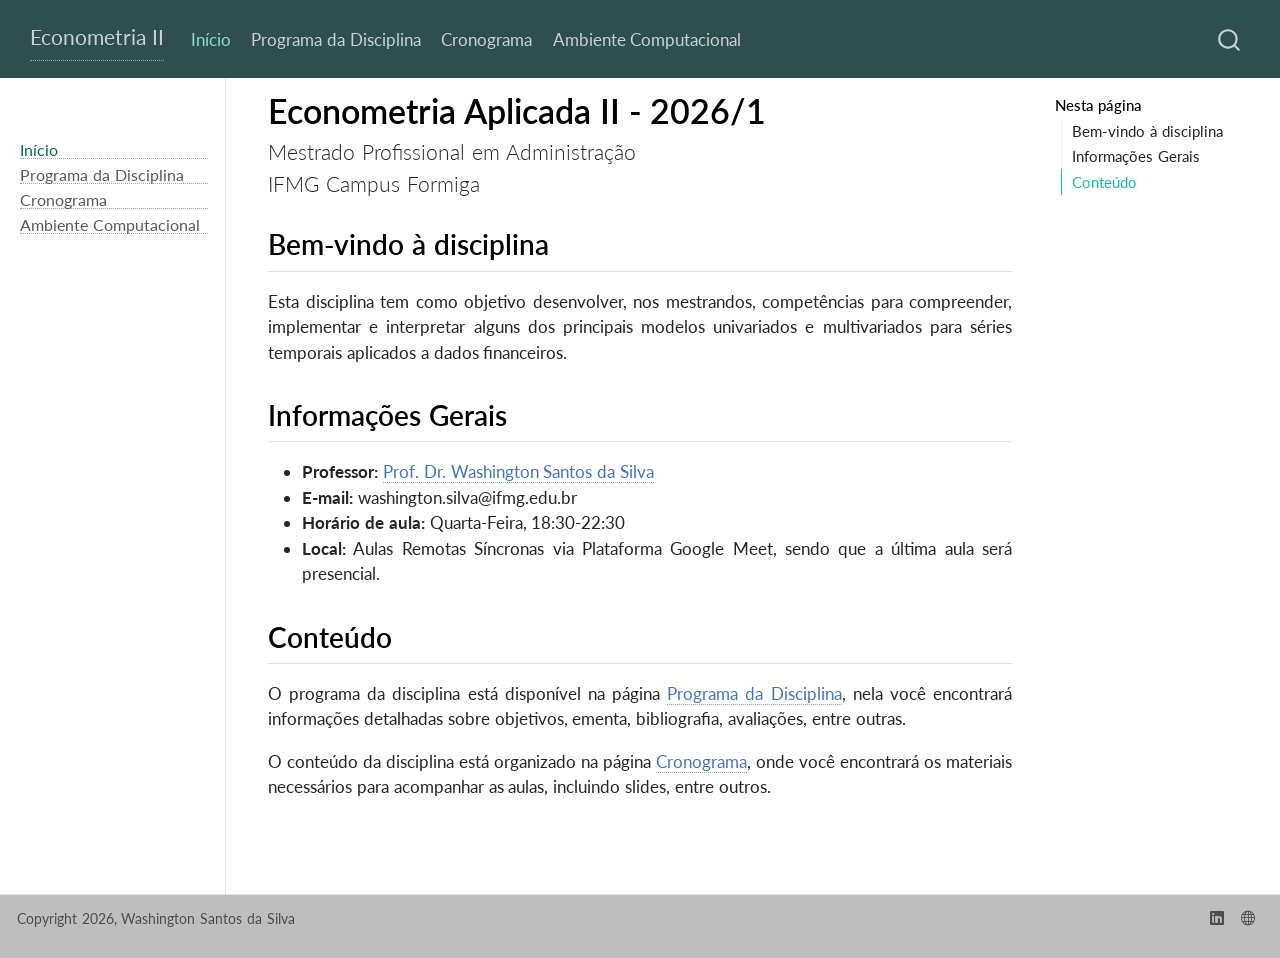
<file: docs/index.html>
<!DOCTYPE html>
<html xmlns="http://www.w3.org/1999/xhtml" lang="pt-BR" xml:lang="pt-BR"><head>

<meta charset="utf-8">
<meta name="generator" content="quarto-1.9.37">

<meta name="viewport" content="width=device-width, initial-scale=1.0, user-scalable=yes">


<title>Econometria Aplicada II - 2026/1 – Econometria II</title>
<style>
/* Default styles provided by pandoc.
** See https://pandoc.org/MANUAL.html#variables-for-html for config info.
*/
code{white-space: pre-wrap;}
span.smallcaps{font-variant: small-caps;}
div.columns{display: flex; gap: min(4vw, 1.5em);}
div.column{flex: auto; overflow-x: auto;}
div.hanging-indent{margin-left: 1.5em; text-indent: -1.5em;}
ul.task-list{list-style: none;}
ul.task-list li input[type="checkbox"] {
  width: 0.8em;
  margin: 0 0.8em 0.2em -1em; /* quarto-specific, see https://github.com/quarto-dev/quarto-cli/issues/4556 */ 
  vertical-align: middle;
}
</style>


<script src="site_libs/quarto-nav/quarto-nav.js"></script>
<script src="site_libs/quarto-nav/headroom.min.js"></script>
<script src="site_libs/clipboard/clipboard.min.js"></script>
<script src="site_libs/quarto-search/autocomplete.umd.js"></script>
<script src="site_libs/quarto-search/fuse.min.js"></script>
<script src="site_libs/quarto-search/quarto-search.js"></script>
<meta name="quarto:offset" content="./">
<script src="site_libs/quarto-html/quarto.js" type="module"></script>
<script src="site_libs/quarto-html/tabsets/tabsets.js" type="module"></script>
<script src="site_libs/quarto-html/popper.min.js"></script>
<script src="site_libs/quarto-html/tippy.umd.min.js"></script>
<script src="site_libs/quarto-html/anchor.min.js"></script>
<link href="site_libs/quarto-html/tippy.css" rel="stylesheet">
<link href="site_libs/quarto-html/quarto-syntax-highlighting-7f8f88aac4f3542376d5c11b86a4c14d.css" rel="stylesheet" id="quarto-text-highlighting-styles">
<script src="site_libs/bootstrap/bootstrap.min.js"></script>
<link href="site_libs/bootstrap/bootstrap-icons.css" rel="stylesheet">
<link href="site_libs/bootstrap/bootstrap-29c452ea2aaf194cecb342b1e8ba585b.min.css" rel="stylesheet" append-hash="true" id="quarto-bootstrap" data-mode="light">
<script id="quarto-search-options" type="application/json">{
  "location": "navbar",
  "copy-button": false,
  "collapse-after": 3,
  "panel-placement": "end",
  "type": "overlay",
  "limit": 50,
  "keyboard-shortcut": [
    "f",
    "/",
    "s"
  ],
  "show-item-context": false,
  "language": {
    "search-no-results-text": "Nenhum resultado",
    "search-matching-documents-text": "documentos correspondentes",
    "search-copy-link-title": "Copiar link para a busca",
    "search-hide-matches-text": "Esconder correspondências adicionais",
    "search-more-match-text": "mais correspondência neste documento",
    "search-more-matches-text": "mais correspondências neste documento",
    "search-clear-button-title": "Limpar",
    "search-text-placeholder": "",
    "search-detached-cancel-button-title": "Cancelar",
    "search-submit-button-title": "Enviar",
    "search-label": "Procurar"
  }
}</script>


<link rel="stylesheet" href="styles.css">
</head>

<body class="nav-sidebar docked nav-fixed quarto-light">

<div id="quarto-search-results"></div>
  <header id="quarto-header" class="headroom fixed-top">
    <nav class="navbar navbar-expand-lg " data-bs-theme="dark">
      <div class="navbar-container container-fluid">
      <div class="navbar-brand-container mx-auto">
    <a class="navbar-brand" href="./index.html">
    <span class="navbar-title">Econometria II</span>
    </a>
  </div>
            <div id="quarto-search" class="" title="Procurar"></div>
          <button class="navbar-toggler" type="button" data-bs-toggle="collapse" data-bs-target="#navbarCollapse" aria-controls="navbarCollapse" role="menu" aria-expanded="false" aria-label="Alternar de navegação" onclick="if (window.quartoToggleHeadroom) { window.quartoToggleHeadroom(); }">
  <span class="navbar-toggler-icon"></span>
</button>
          <div class="collapse navbar-collapse" id="navbarCollapse">
            <ul class="navbar-nav navbar-nav-scroll me-auto">
  <li class="nav-item">
    <a class="nav-link active" href="./index.html" aria-current="page"> 
<span class="menu-text">Início</span></a>
  </li>  
  <li class="nav-item">
    <a class="nav-link" href="./programa.html"> 
<span class="menu-text">Programa da Disciplina</span></a>
  </li>  
  <li class="nav-item">
    <a class="nav-link" href="./cronograma.html"> 
<span class="menu-text">Cronograma</span></a>
  </li>  
  <li class="nav-item">
    <a class="nav-link" href="./ambiente.html"> 
<span class="menu-text">Ambiente Computacional</span></a>
  </li>  
</ul>
          </div> <!-- /navcollapse -->
            <div class="quarto-navbar-tools">
</div>
      </div> <!-- /container-fluid -->
    </nav>
  <nav class="quarto-secondary-nav">
    <div class="container-fluid d-flex">
      <button type="button" class="quarto-btn-toggle btn" data-bs-toggle="collapse" role="button" data-bs-target=".quarto-sidebar-collapse-item" aria-controls="quarto-sidebar" aria-expanded="false" aria-label="Alternar barra lateral" onclick="if (window.quartoToggleHeadroom) { window.quartoToggleHeadroom(); }">
        <i class="bi bi-layout-text-sidebar-reverse"></i>
      </button>
        <nav class="quarto-page-breadcrumbs" aria-label="breadcrumb"><ol class="breadcrumb"><li class="breadcrumb-item"><a href="./index.html">Início</a></li></ol></nav>
        <a class="flex-grow-1" role="navigation" data-bs-toggle="collapse" data-bs-target=".quarto-sidebar-collapse-item" aria-controls="quarto-sidebar" aria-expanded="false" aria-label="Alternar barra lateral" onclick="if (window.quartoToggleHeadroom) { window.quartoToggleHeadroom(); }">      
        </a>
      <button type="button" class="btn quarto-search-button" aria-label="Procurar" onclick="window.quartoOpenSearch();">
        <i class="bi bi-search"></i>
      </button>
    </div>
  </nav>
</header>
<!-- content -->
<div id="quarto-content" class="quarto-container page-columns page-rows-contents page-layout-article page-navbar">
<!-- sidebar -->
  <nav id="quarto-sidebar" class="sidebar collapse collapse-horizontal quarto-sidebar-collapse-item sidebar-navigation docked overflow-auto">
        <div class="mt-2 flex-shrink-0 align-items-center">
        <div class="sidebar-search">
        <div id="quarto-search" class="" title="Procurar"></div>
        </div>
        </div>
    <div class="sidebar-menu-container"> 
    <ul class="list-unstyled mt-1">
        <li class="sidebar-item">
  <div class="sidebar-item-container"> 
  <a href="./index.html" class="sidebar-item-text sidebar-link active">
 <span class="menu-text">Início</span></a>
  </div>
</li>
        <li class="sidebar-item">
  <div class="sidebar-item-container"> 
  <a href="./programa.html" class="sidebar-item-text sidebar-link">
 <span class="menu-text">Programa da Disciplina</span></a>
  </div>
</li>
        <li class="sidebar-item">
  <div class="sidebar-item-container"> 
  <a href="./cronograma.html" class="sidebar-item-text sidebar-link">
 <span class="menu-text">Cronograma</span></a>
  </div>
</li>
        <li class="sidebar-item">
  <div class="sidebar-item-container"> 
  <a href="./ambiente.html" class="sidebar-item-text sidebar-link">
 <span class="menu-text">Ambiente Computacional</span></a>
  </div>
</li>
    </ul>
    </div>
</nav>
<div id="quarto-sidebar-glass" class="quarto-sidebar-collapse-item" data-bs-toggle="collapse" data-bs-target=".quarto-sidebar-collapse-item"></div>
<!-- margin-sidebar -->
    <div id="quarto-margin-sidebar" class="sidebar margin-sidebar">
        <nav id="TOC" role="doc-toc" class="toc-active">
    <h2 id="toc-title">Nesta página</h2>
   
  <ul>
  <li><a href="#bem-vindo-à-disciplina" id="toc-bem-vindo-à-disciplina" class="nav-link active" data-scroll-target="#bem-vindo-à-disciplina">Bem-vindo à disciplina</a></li>
  <li><a href="#informações-gerais" id="toc-informações-gerais" class="nav-link" data-scroll-target="#informações-gerais">Informações Gerais</a></li>
  <li><a href="#conteúdo" id="toc-conteúdo" class="nav-link" data-scroll-target="#conteúdo">Conteúdo</a></li>
  </ul>
</nav>
    </div>
<!-- main -->
<main class="content" id="quarto-document-content">

<header id="title-block-header" class="quarto-title-block default">
<div class="quarto-title">
<h1 class="title">Econometria Aplicada II - 2026/1</h1>
<p class="subtitle lead">Mestrado Profissional em Administração <br> IFMG Campus Formiga</p>
</div>



<div class="quarto-title-meta">

    
  
    
  </div>
  


</header>


<section id="bem-vindo-à-disciplina" class="level2">
<h2 class="anchored" data-anchor-id="bem-vindo-à-disciplina">Bem-vindo à disciplina</h2>
<p>Esta disciplina tem como objetivo desenvolver, nos mestrandos, competências para compreender, implementar e interpretar alguns dos principais modelos univariados e multivariados para séries temporais aplicados a dados financeiros.</p>
</section>
<section id="informações-gerais" class="level2">
<h2 class="anchored" data-anchor-id="informações-gerais">Informações Gerais</h2>
<ul>
<li><strong>Professor:</strong> <a href="https://washingtonsilva.github.io" target="_blank">Prof.&nbsp;Dr.&nbsp;Washington Santos da Silva</a></li>
<li><strong>E-mail:</strong> washington.silva@ifmg.edu.br</li>
<li><strong>Horário de aula:</strong> Quarta-Feira, 18:30-22:30</li>
<li><strong>Local:</strong> Aulas Remotas Síncronas via Plataforma Google Meet, sendo que a última aula será presencial.</li>
</ul>
</section>
<section id="conteúdo" class="level2">
<h2 class="anchored" data-anchor-id="conteúdo">Conteúdo</h2>
<p>O programa da disciplina está disponível na página <a href="./programa.html">Programa da Disciplina</a>, nela você encontrará informações detalhadas sobre objetivos, ementa, bibliografia, avaliações, entre outras.</p>
<p>O conteúdo da disciplina está organizado na página <a href="./cronograma.html">Cronograma</a>, onde você encontrará os materiais necessários para acompanhar as aulas, incluindo slides, entre outros.</p>


</section>

</main> <!-- /main -->
<script id="quarto-html-after-body" type="application/javascript">
  window.document.addEventListener("DOMContentLoaded", function (event) {
    const icon = "";
    const anchorJS = new window.AnchorJS();
    anchorJS.options = {
      placement: 'right',
      icon: icon
    };
    anchorJS.add('.anchored');
    const isCodeAnnotation = (el) => {
      for (const clz of el.classList) {
        if (clz.startsWith('code-annotation-')) {                     
          return true;
        }
      }
      return false;
    }
    const onCopySuccess = function(e) {
      // button target
      const button = e.trigger;
      // don't keep focus
      button.blur();
      // flash "checked"
      button.classList.add('code-copy-button-checked');
      var currentTitle = button.getAttribute("title");
      button.setAttribute("title", "Copiada");
      let tooltip;
      if (window.bootstrap) {
        button.setAttribute("data-bs-toggle", "tooltip");
        button.setAttribute("data-bs-placement", "left");
        button.setAttribute("data-bs-title", "Copiada");
        tooltip = new bootstrap.Tooltip(button, 
          { trigger: "manual", 
            customClass: "code-copy-button-tooltip",
            offset: [0, -8]});
        tooltip.show();    
      }
      setTimeout(function() {
        if (tooltip) {
          tooltip.hide();
          button.removeAttribute("data-bs-title");
          button.removeAttribute("data-bs-toggle");
          button.removeAttribute("data-bs-placement");
        }
        button.setAttribute("title", currentTitle);
        button.classList.remove('code-copy-button-checked');
      }, 1000);
      // clear code selection
      e.clearSelection();
    }
    const getTextToCopy = function(trigger) {
      const outerScaffold = trigger.parentElement.cloneNode(true);
      const codeEl = outerScaffold.querySelector('code');
      for (const childEl of codeEl.children) {
        if (isCodeAnnotation(childEl)) {
          childEl.remove();
        }
      }
      return codeEl.innerText;
    }
    const clipboard = new window.ClipboardJS('.code-copy-button:not([data-in-quarto-modal])', {
      text: getTextToCopy
    });
    clipboard.on('success', onCopySuccess);
    if (window.document.getElementById('quarto-embedded-source-code-modal')) {
      const clipboardModal = new window.ClipboardJS('.code-copy-button[data-in-quarto-modal]', {
        text: getTextToCopy,
        container: window.document.getElementById('quarto-embedded-source-code-modal')
      });
      clipboardModal.on('success', onCopySuccess);
    }
      var localhostRegex = new RegExp(/^(?:http|https):\/\/localhost\:?[0-9]*\//);
      var mailtoRegex = new RegExp(/^mailto:/);
        var filterRegex = new RegExp('/' + window.location.host + '/');
      var isInternal = (href) => {
          return filterRegex.test(href) || localhostRegex.test(href) || mailtoRegex.test(href);
      }
      // Inspect non-navigation links and adorn them if external
     var links = window.document.querySelectorAll('a[href]:not(.nav-link):not(.navbar-brand):not(.toc-action):not(.sidebar-link):not(.sidebar-item-toggle):not(.pagination-link):not(.no-external):not([aria-hidden]):not(.dropdown-item):not(.quarto-navigation-tool):not(.about-link)');
      for (var i=0; i<links.length; i++) {
        const link = links[i];
        if (!isInternal(link.href)) {
          // undo the damage that might have been done by quarto-nav.js in the case of
          // links that we want to consider external
          if (link.dataset.originalHref !== undefined) {
            link.href = link.dataset.originalHref;
          }
        }
      }
    function tippyHover(el, contentFn, onTriggerFn, onUntriggerFn) {
      const config = {
        allowHTML: true,
        maxWidth: 500,
        delay: 100,
        arrow: false,
        appendTo: function(el) {
            return el.parentElement;
        },
        interactive: true,
        interactiveBorder: 10,
        theme: 'quarto',
        placement: 'bottom-start',
      };
      if (contentFn) {
        config.content = contentFn;
      }
      if (onTriggerFn) {
        config.onTrigger = onTriggerFn;
      }
      if (onUntriggerFn) {
        config.onUntrigger = onUntriggerFn;
      }
      window.tippy(el, config); 
    }
    const noterefs = window.document.querySelectorAll('a[role="doc-noteref"]');
    for (var i=0; i<noterefs.length; i++) {
      const ref = noterefs[i];
      tippyHover(ref, function() {
        // use id or data attribute instead here
        let href = ref.getAttribute('data-footnote-href') || ref.getAttribute('href');
        try { href = new URL(href).hash; } catch {}
        const id = href.replace(/^#\/?/, "");
        const note = window.document.getElementById(id);
        if (note) {
          return note.innerHTML;
        } else {
          return "";
        }
      });
    }
    const xrefs = window.document.querySelectorAll('a.quarto-xref');
    const processXRef = (id, note) => {
      // Strip column container classes
      const stripColumnClz = (el) => {
        el.classList.remove("page-full", "page-columns");
        if (el.children) {
          for (const child of el.children) {
            stripColumnClz(child);
          }
        }
      }
      stripColumnClz(note)
      if (id === null || id.startsWith('sec-')) {
        // Special case sections, only their first couple elements
        const container = document.createElement("div");
        if (note.children && note.children.length > 2) {
          container.appendChild(note.children[0].cloneNode(true));
          for (let i = 1; i < note.children.length; i++) {
            const child = note.children[i];
            if (child.tagName === "P" && child.innerText === "") {
              continue;
            } else {
              container.appendChild(child.cloneNode(true));
              break;
            }
          }
          if (window.Quarto?.typesetMath) {
            window.Quarto.typesetMath(container);
          }
          return container.innerHTML
        } else {
          if (window.Quarto?.typesetMath) {
            window.Quarto.typesetMath(note);
          }
          return note.innerHTML;
        }
      } else {
        // Remove any anchor links if they are present
        const anchorLink = note.querySelector('a.anchorjs-link');
        if (anchorLink) {
          anchorLink.remove();
        }
        if (window.Quarto?.typesetMath) {
          window.Quarto.typesetMath(note);
        }
        if (note.classList.contains("callout")) {
          return note.outerHTML;
        } else {
          return note.innerHTML;
        }
      }
    }
    for (var i=0; i<xrefs.length; i++) {
      const xref = xrefs[i];
      tippyHover(xref, undefined, function(instance) {
        instance.disable();
        let url = xref.getAttribute('href');
        let hash = undefined; 
        if (url.startsWith('#')) {
          hash = url;
        } else {
          try { hash = new URL(url).hash; } catch {}
        }
        if (hash) {
          const id = hash.replace(/^#\/?/, "");
          const note = window.document.getElementById(id);
          if (note !== null) {
            try {
              const html = processXRef(id, note.cloneNode(true));
              instance.setContent(html);
            } finally {
              instance.enable();
              instance.show();
            }
          } else {
            // See if we can fetch this
            fetch(url.split('#')[0])
            .then(res => res.text())
            .then(html => {
              const parser = new DOMParser();
              const htmlDoc = parser.parseFromString(html, "text/html");
              const note = htmlDoc.getElementById(id);
              if (note !== null) {
                const html = processXRef(id, note);
                instance.setContent(html);
              } 
            }).finally(() => {
              instance.enable();
              instance.show();
            });
          }
        } else {
          // See if we can fetch a full url (with no hash to target)
          // This is a special case and we should probably do some content thinning / targeting
          fetch(url)
          .then(res => res.text())
          .then(html => {
            const parser = new DOMParser();
            const htmlDoc = parser.parseFromString(html, "text/html");
            const note = htmlDoc.querySelector('main.content');
            if (note !== null) {
              // This should only happen for chapter cross references
              // (since there is no id in the URL)
              // remove the first header
              if (note.children.length > 0 && note.children[0].tagName === "HEADER") {
                note.children[0].remove();
              }
              const html = processXRef(null, note);
              instance.setContent(html);
            } 
          }).finally(() => {
            instance.enable();
            instance.show();
          });
        }
      }, function(instance) {
      });
    }
        let selectedAnnoteEl;
        const selectorForAnnotation = ( cell, annotation) => {
          let cellAttr = 'data-code-cell="' + cell + '"';
          let lineAttr = 'data-code-annotation="' +  annotation + '"';
          const selector = 'span[' + cellAttr + '][' + lineAttr + ']';
          return selector;
        }
        const selectCodeLines = (annoteEl) => {
          const doc = window.document;
          const targetCell = annoteEl.getAttribute("data-target-cell");
          const targetAnnotation = annoteEl.getAttribute("data-target-annotation");
          const annoteSpan = window.document.querySelector(selectorForAnnotation(targetCell, targetAnnotation));
          const lines = annoteSpan.getAttribute("data-code-lines").split(",");
          const lineIds = lines.map((line) => {
            return targetCell + "-" + line;
          })
          let top = null;
          let height = null;
          let parent = null;
          if (lineIds.length > 0) {
              //compute the position of the single el (top and bottom and make a div)
              const el = window.document.getElementById(lineIds[0]);
              top = el.offsetTop;
              height = el.offsetHeight;
              parent = el.parentElement.parentElement;
            if (lineIds.length > 1) {
              const lastEl = window.document.getElementById(lineIds[lineIds.length - 1]);
              const bottom = lastEl.offsetTop + lastEl.offsetHeight;
              height = bottom - top;
            }
            if (top !== null && height !== null && parent !== null) {
              // cook up a div (if necessary) and position it 
              let div = window.document.getElementById("code-annotation-line-highlight");
              if (div === null) {
                div = window.document.createElement("div");
                div.setAttribute("id", "code-annotation-line-highlight");
                div.style.position = 'absolute';
                parent.appendChild(div);
              }
              div.style.top = top - 2 + "px";
              div.style.height = height + 4 + "px";
              div.style.left = 0;
              let gutterDiv = window.document.getElementById("code-annotation-line-highlight-gutter");
              if (gutterDiv === null) {
                gutterDiv = window.document.createElement("div");
                gutterDiv.setAttribute("id", "code-annotation-line-highlight-gutter");
                gutterDiv.style.position = 'absolute';
                const codeCell = window.document.getElementById(targetCell);
                const gutter = codeCell.querySelector('.code-annotation-gutter');
                gutter.appendChild(gutterDiv);
              }
              gutterDiv.style.top = top - 2 + "px";
              gutterDiv.style.height = height + 4 + "px";
            }
            selectedAnnoteEl = annoteEl;
          }
        };
        const unselectCodeLines = () => {
          const elementsIds = ["code-annotation-line-highlight", "code-annotation-line-highlight-gutter"];
          elementsIds.forEach((elId) => {
            const div = window.document.getElementById(elId);
            if (div) {
              div.remove();
            }
          });
          selectedAnnoteEl = undefined;
        };
          // Handle positioning of the toggle
      window.addEventListener(
        "resize",
        throttle(() => {
          elRect = undefined;
          if (selectedAnnoteEl) {
            selectCodeLines(selectedAnnoteEl);
          }
        }, 10)
      );
      function throttle(fn, ms) {
      let throttle = false;
      let timer;
        return (...args) => {
          if(!throttle) { // first call gets through
              fn.apply(this, args);
              throttle = true;
          } else { // all the others get throttled
              if(timer) clearTimeout(timer); // cancel #2
              timer = setTimeout(() => {
                fn.apply(this, args);
                timer = throttle = false;
              }, ms);
          }
        };
      }
        // Attach click handler to the DT
        const annoteDls = window.document.querySelectorAll('dt[data-target-cell]');
        for (const annoteDlNode of annoteDls) {
          annoteDlNode.addEventListener('click', (event) => {
            const clickedEl = event.target;
            if (clickedEl !== selectedAnnoteEl) {
              unselectCodeLines();
              const activeEl = window.document.querySelector('dt[data-target-cell].code-annotation-active');
              if (activeEl) {
                activeEl.classList.remove('code-annotation-active');
              }
              selectCodeLines(clickedEl);
              clickedEl.classList.add('code-annotation-active');
            } else {
              // Unselect the line
              unselectCodeLines();
              clickedEl.classList.remove('code-annotation-active');
            }
          });
        }
    const findCites = (el) => {
      const parentEl = el.parentElement;
      if (parentEl) {
        const cites = parentEl.dataset.cites;
        if (cites) {
          return {
            el,
            cites: cites.split(' ')
          };
        } else {
          return findCites(el.parentElement)
        }
      } else {
        return undefined;
      }
    };
    var bibliorefs = window.document.querySelectorAll('a[role="doc-biblioref"]');
    for (var i=0; i<bibliorefs.length; i++) {
      const ref = bibliorefs[i];
      const citeInfo = findCites(ref);
      if (citeInfo) {
        tippyHover(citeInfo.el, function() {
          var popup = window.document.createElement('div');
          citeInfo.cites.forEach(function(cite) {
            var citeDiv = window.document.createElement('div');
            citeDiv.classList.add('hanging-indent');
            citeDiv.classList.add('csl-entry');
            var biblioDiv = window.document.getElementById('ref-' + cite);
            if (biblioDiv) {
              citeDiv.innerHTML = biblioDiv.innerHTML;
            }
            popup.appendChild(citeDiv);
          });
          return popup.innerHTML;
        });
      }
    }
  });
  </script>
</div> <!-- /content -->
<footer class="footer">
  <div class="nav-footer">
    <div class="nav-footer-left">
<p>Copyright 2026, Washington Santos da Silva</p>
</div>   
    <div class="nav-footer-center">
      &nbsp;
    </div>
    <div class="nav-footer-right">
      <ul class="footer-items list-unstyled">
    <li class="nav-item compact">
    <a class="nav-link" href="https://www.linkedin.com/in/washingtonssilva/">
      <i class="bi bi-linkedin" role="img">
</i> 
    </a>
  </li>  
    <li class="nav-item compact">
    <a class="nav-link" href="https://washingtonsilva.github.io">
      <i class="bi bi-globe" role="img">
</i> 
    </a>
  </li>  
</ul>
    </div>
  </div>
</footer>




</body></html>
</file>
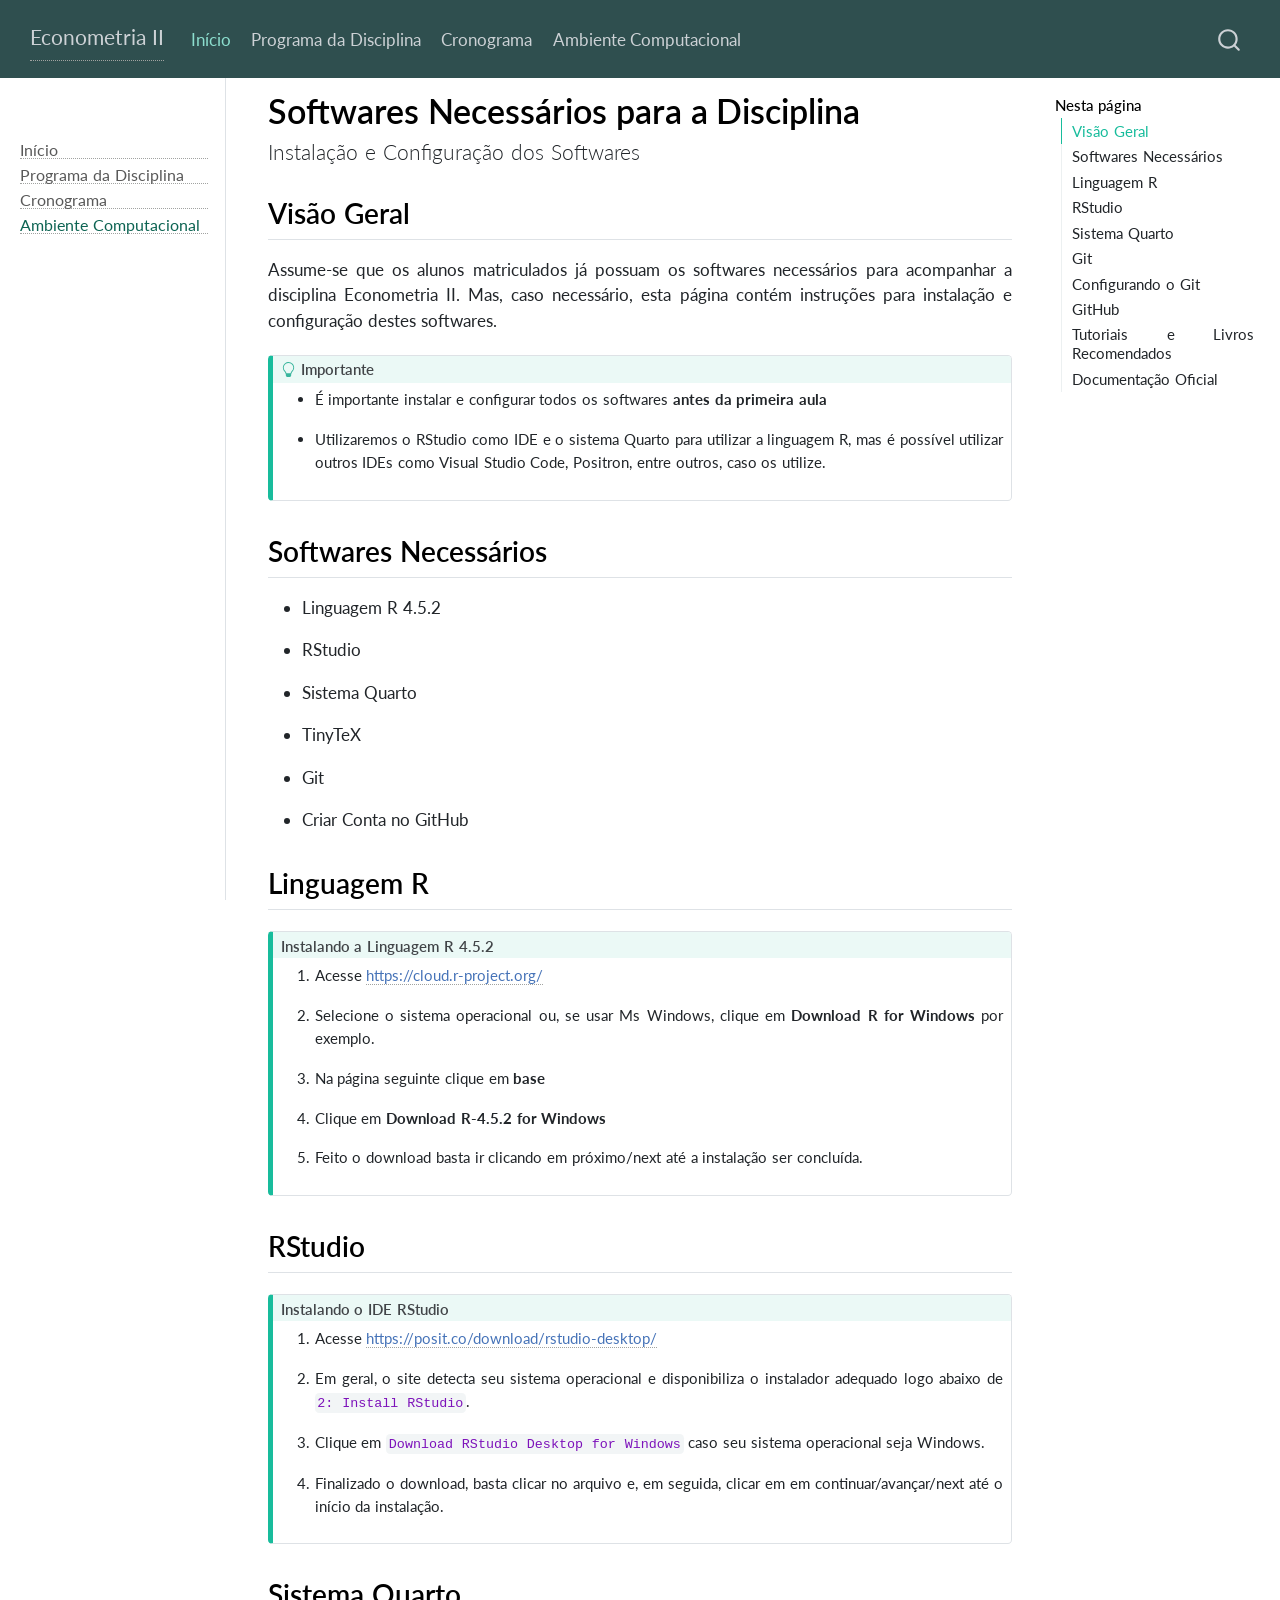
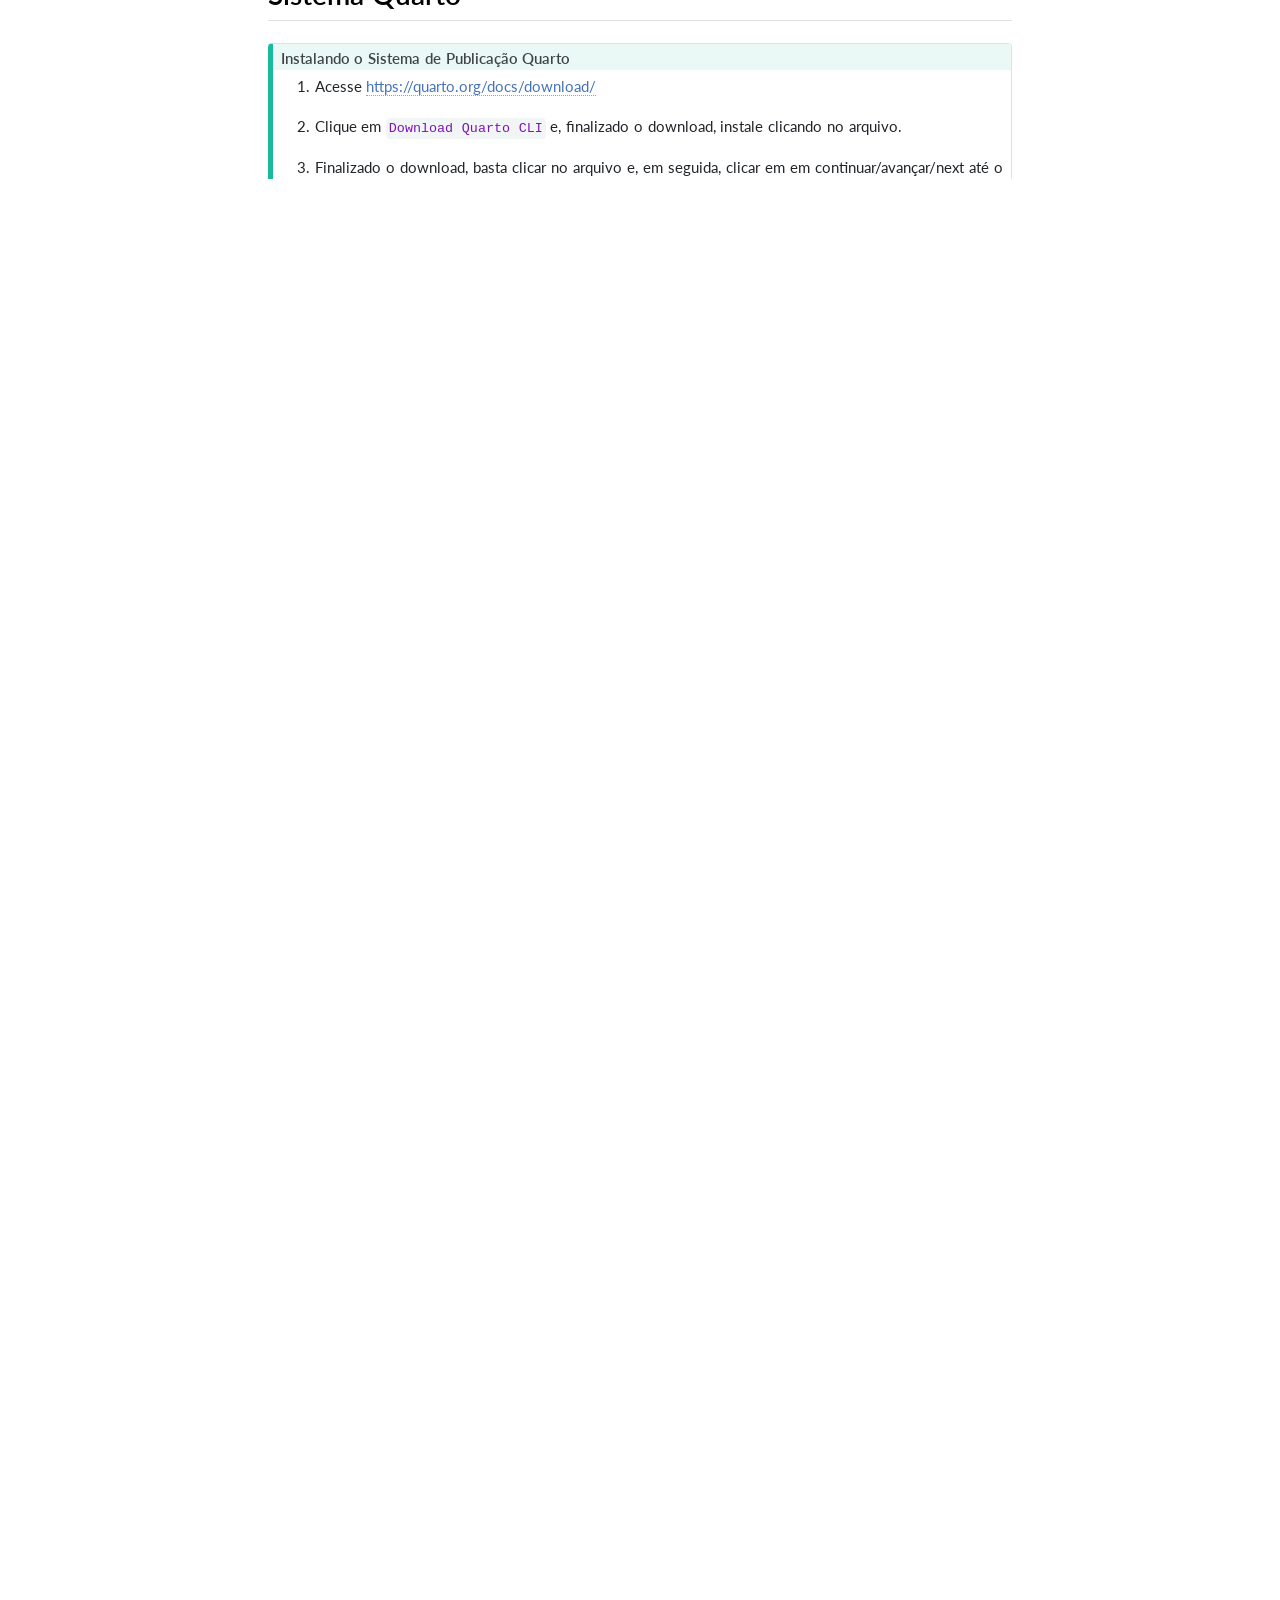
<file: docs/ambiente.html>
<!DOCTYPE html>
<html xmlns="http://www.w3.org/1999/xhtml" lang="pt-BR" xml:lang="pt-BR"><head>

<meta charset="utf-8">
<meta name="generator" content="quarto-1.9.37">

<meta name="viewport" content="width=device-width, initial-scale=1.0, user-scalable=yes">


<title>Softwares Necessários para a Disciplina – Econometria II</title>
<style>
/* Default styles provided by pandoc.
** See https://pandoc.org/MANUAL.html#variables-for-html for config info.
*/
code{white-space: pre-wrap;}
span.smallcaps{font-variant: small-caps;}
div.columns{display: flex; gap: min(4vw, 1.5em);}
div.column{flex: auto; overflow-x: auto;}
div.hanging-indent{margin-left: 1.5em; text-indent: -1.5em;}
ul.task-list{list-style: none;}
ul.task-list li input[type="checkbox"] {
  width: 0.8em;
  margin: 0 0.8em 0.2em -1em; /* quarto-specific, see https://github.com/quarto-dev/quarto-cli/issues/4556 */ 
  vertical-align: middle;
}
/* CSS for syntax highlighting */
html { -webkit-text-size-adjust: 100%; }
pre > code.sourceCode { white-space: pre; position: relative; }
pre > code.sourceCode > span { display: inline-block; line-height: 1.25; }
pre > code.sourceCode > span:empty { height: 1.2em; }
.sourceCode { overflow: visible; }
code.sourceCode > span { color: inherit; text-decoration: inherit; }
div.sourceCode { margin: 1em 0; }
pre.sourceCode { margin: 0; }
@media screen {
div.sourceCode { overflow: auto; }
}
@media print {
pre > code.sourceCode { white-space: pre-wrap; }
pre > code.sourceCode > span { text-indent: -5em; padding-left: 5em; }
}
pre.numberSource code
  { counter-reset: source-line 0; }
pre.numberSource code > span
  { position: relative; left: -4em; counter-increment: source-line; }
pre.numberSource code > span > a:first-child::before
  { content: counter(source-line);
    position: relative; left: -1em; text-align: right; vertical-align: baseline;
    border: none; display: inline-block;
    -webkit-touch-callout: none; -webkit-user-select: none;
    -khtml-user-select: none; -moz-user-select: none;
    -ms-user-select: none; user-select: none;
    padding: 0 4px; width: 4em;
  }
pre.numberSource { margin-left: 3em;  padding-left: 4px; }
div.sourceCode
  {   }
@media screen {
pre > code.sourceCode > span > a:first-child::before { text-decoration: underline; }
}
</style>


<script src="site_libs/quarto-nav/quarto-nav.js"></script>
<script src="site_libs/quarto-nav/headroom.min.js"></script>
<script src="site_libs/clipboard/clipboard.min.js"></script>
<script src="site_libs/quarto-search/autocomplete.umd.js"></script>
<script src="site_libs/quarto-search/fuse.min.js"></script>
<script src="site_libs/quarto-search/quarto-search.js"></script>
<meta name="quarto:offset" content="./">
<script src="site_libs/quarto-html/quarto.js" type="module"></script>
<script src="site_libs/quarto-html/tabsets/tabsets.js" type="module"></script>
<script src="site_libs/quarto-html/popper.min.js"></script>
<script src="site_libs/quarto-html/tippy.umd.min.js"></script>
<script src="site_libs/quarto-html/anchor.min.js"></script>
<link href="site_libs/quarto-html/tippy.css" rel="stylesheet">
<link href="site_libs/quarto-html/quarto-syntax-highlighting-7f8f88aac4f3542376d5c11b86a4c14d.css" rel="stylesheet" id="quarto-text-highlighting-styles">
<script src="site_libs/bootstrap/bootstrap.min.js"></script>
<link href="site_libs/bootstrap/bootstrap-icons.css" rel="stylesheet">
<link href="site_libs/bootstrap/bootstrap-29c452ea2aaf194cecb342b1e8ba585b.min.css" rel="stylesheet" append-hash="true" id="quarto-bootstrap" data-mode="light">
<script id="quarto-search-options" type="application/json">{
  "location": "navbar",
  "copy-button": false,
  "collapse-after": 3,
  "panel-placement": "end",
  "type": "overlay",
  "limit": 50,
  "keyboard-shortcut": [
    "f",
    "/",
    "s"
  ],
  "show-item-context": false,
  "language": {
    "search-no-results-text": "Nenhum resultado",
    "search-matching-documents-text": "documentos correspondentes",
    "search-copy-link-title": "Copiar link para a busca",
    "search-hide-matches-text": "Esconder correspondências adicionais",
    "search-more-match-text": "mais correspondência neste documento",
    "search-more-matches-text": "mais correspondências neste documento",
    "search-clear-button-title": "Limpar",
    "search-text-placeholder": "",
    "search-detached-cancel-button-title": "Cancelar",
    "search-submit-button-title": "Enviar",
    "search-label": "Procurar"
  }
}</script>


<link rel="stylesheet" href="styles.css">
</head>

<body class="nav-sidebar docked nav-fixed quarto-light">

<div id="quarto-search-results"></div>
  <header id="quarto-header" class="headroom fixed-top">
    <nav class="navbar navbar-expand-lg " data-bs-theme="dark">
      <div class="navbar-container container-fluid">
      <div class="navbar-brand-container mx-auto">
    <a class="navbar-brand" href="./index.html">
    <span class="navbar-title">Econometria II</span>
    </a>
  </div>
            <div id="quarto-search" class="" title="Procurar"></div>
          <button class="navbar-toggler" type="button" data-bs-toggle="collapse" data-bs-target="#navbarCollapse" aria-controls="navbarCollapse" role="menu" aria-expanded="false" aria-label="Alternar de navegação" onclick="if (window.quartoToggleHeadroom) { window.quartoToggleHeadroom(); }">
  <span class="navbar-toggler-icon"></span>
</button>
          <div class="collapse navbar-collapse" id="navbarCollapse">
            <ul class="navbar-nav navbar-nav-scroll me-auto">
  <li class="nav-item">
    <a class="nav-link active" href="./index.html" aria-current="page"> 
<span class="menu-text">Início</span></a>
  </li>  
  <li class="nav-item">
    <a class="nav-link" href="./programa.html"> 
<span class="menu-text">Programa da Disciplina</span></a>
  </li>  
  <li class="nav-item">
    <a class="nav-link" href="./cronograma.html"> 
<span class="menu-text">Cronograma</span></a>
  </li>  
  <li class="nav-item">
    <a class="nav-link" href="./ambiente.html"> 
<span class="menu-text">Ambiente Computacional</span></a>
  </li>  
</ul>
          </div> <!-- /navcollapse -->
            <div class="quarto-navbar-tools">
</div>
      </div> <!-- /container-fluid -->
    </nav>
  <nav class="quarto-secondary-nav">
    <div class="container-fluid d-flex">
      <button type="button" class="quarto-btn-toggle btn" data-bs-toggle="collapse" role="button" data-bs-target=".quarto-sidebar-collapse-item" aria-controls="quarto-sidebar" aria-expanded="false" aria-label="Alternar barra lateral" onclick="if (window.quartoToggleHeadroom) { window.quartoToggleHeadroom(); }">
        <i class="bi bi-layout-text-sidebar-reverse"></i>
      </button>
        <nav class="quarto-page-breadcrumbs" aria-label="breadcrumb"><ol class="breadcrumb"><li class="breadcrumb-item"><a href="./ambiente.html">Ambiente Computacional</a></li></ol></nav>
        <a class="flex-grow-1" role="navigation" data-bs-toggle="collapse" data-bs-target=".quarto-sidebar-collapse-item" aria-controls="quarto-sidebar" aria-expanded="false" aria-label="Alternar barra lateral" onclick="if (window.quartoToggleHeadroom) { window.quartoToggleHeadroom(); }">      
        </a>
      <button type="button" class="btn quarto-search-button" aria-label="Procurar" onclick="window.quartoOpenSearch();">
        <i class="bi bi-search"></i>
      </button>
    </div>
  </nav>
</header>
<!-- content -->
<div id="quarto-content" class="quarto-container page-columns page-rows-contents page-layout-article page-navbar">
<!-- sidebar -->
  <nav id="quarto-sidebar" class="sidebar collapse collapse-horizontal quarto-sidebar-collapse-item sidebar-navigation docked overflow-auto">
        <div class="mt-2 flex-shrink-0 align-items-center">
        <div class="sidebar-search">
        <div id="quarto-search" class="" title="Procurar"></div>
        </div>
        </div>
    <div class="sidebar-menu-container"> 
    <ul class="list-unstyled mt-1">
        <li class="sidebar-item">
  <div class="sidebar-item-container"> 
  <a href="./index.html" class="sidebar-item-text sidebar-link">
 <span class="menu-text">Início</span></a>
  </div>
</li>
        <li class="sidebar-item">
  <div class="sidebar-item-container"> 
  <a href="./programa.html" class="sidebar-item-text sidebar-link">
 <span class="menu-text">Programa da Disciplina</span></a>
  </div>
</li>
        <li class="sidebar-item">
  <div class="sidebar-item-container"> 
  <a href="./cronograma.html" class="sidebar-item-text sidebar-link">
 <span class="menu-text">Cronograma</span></a>
  </div>
</li>
        <li class="sidebar-item">
  <div class="sidebar-item-container"> 
  <a href="./ambiente.html" class="sidebar-item-text sidebar-link active">
 <span class="menu-text">Ambiente Computacional</span></a>
  </div>
</li>
    </ul>
    </div>
</nav>
<div id="quarto-sidebar-glass" class="quarto-sidebar-collapse-item" data-bs-toggle="collapse" data-bs-target=".quarto-sidebar-collapse-item"></div>
<!-- margin-sidebar -->
    <div id="quarto-margin-sidebar" class="sidebar margin-sidebar">
        <nav id="TOC" role="doc-toc" class="toc-active">
    <h2 id="toc-title">Nesta página</h2>
   
  <ul>
  <li><a href="#visão-geral" id="toc-visão-geral" class="nav-link active" data-scroll-target="#visão-geral">Visão Geral</a></li>
  <li><a href="#softwares-necessários" id="toc-softwares-necessários" class="nav-link" data-scroll-target="#softwares-necessários">Softwares Necessários</a></li>
  <li><a href="#sec-r" id="toc-sec-r" class="nav-link" data-scroll-target="#sec-r">Linguagem R</a></li>
  <li><a href="#sec-rstudio" id="toc-sec-rstudio" class="nav-link" data-scroll-target="#sec-rstudio">RStudio</a></li>
  <li><a href="#sec-quarto" id="toc-sec-quarto" class="nav-link" data-scroll-target="#sec-quarto">Sistema Quarto</a></li>
  <li><a href="#sec-git" id="toc-sec-git" class="nav-link" data-scroll-target="#sec-git">Git</a></li>
  <li><a href="#configurando-o-git" id="toc-configurando-o-git" class="nav-link" data-scroll-target="#configurando-o-git">Configurando o Git</a></li>
  <li><a href="#sec-github" id="toc-sec-github" class="nav-link" data-scroll-target="#sec-github">GitHub</a></li>
  <li><a href="#tutoriais-e-livros-recomendados" id="toc-tutoriais-e-livros-recomendados" class="nav-link" data-scroll-target="#tutoriais-e-livros-recomendados">Tutoriais e Livros Recomendados</a></li>
  <li><a href="#documentação-oficial" id="toc-documentação-oficial" class="nav-link" data-scroll-target="#documentação-oficial">Documentação Oficial</a></li>
  </ul>
</nav>
    </div>
<!-- main -->
<main class="content" id="quarto-document-content">

<header id="title-block-header" class="quarto-title-block default">
<div class="quarto-title">
<h1 class="title">Softwares Necessários para a Disciplina</h1>
<p class="subtitle lead">Instalação e Configuração dos Softwares</p>
</div>



<div class="quarto-title-meta">

    
  
    
  </div>
  


</header>


<section id="visão-geral" class="level2">
<h2 class="anchored" data-anchor-id="visão-geral">Visão Geral</h2>
<p>Assume-se que os alunos matriculados já possuam os softwares necessários para acompanhar a disciplina Econometria II. Mas, caso necessário, esta página contém instruções para instalação e configuração destes softwares.</p>
<div class="callout callout-style-default callout-tip callout-titled">
<div class="callout-header d-flex align-content-center">
<div class="callout-icon-container">
<i class="callout-icon"></i>
</div>
<div class="callout-title-container flex-fill">
<span class="screen-reader-only">Dica</span>Importante
</div>
</div>
<div class="callout-body-container callout-body">
<ul>
<li><p>É importante instalar e configurar todos os softwares <strong>antes da primeira aula</strong></p></li>
<li><p>Utilizaremos o RStudio como IDE e o sistema Quarto para utilizar a linguagem R, mas é possível utilizar outros IDEs como Visual Studio Code, Positron, entre outros, caso os utilize.</p></li>
</ul>
</div>
</div>
</section>
<section id="softwares-necessários" class="level2">
<h2 class="anchored" data-anchor-id="softwares-necessários">Softwares Necessários</h2>
<ul>
<li><p>Linguagem R 4.5.2</p></li>
<li><p>RStudio</p></li>
<li><p>Sistema Quarto</p></li>
<li><p>TinyTeX</p></li>
<li><p>Git</p></li>
<li><p>Criar Conta no GitHub</p></li>
</ul>
</section>
<section id="sec-r" class="level2">
<h2 class="anchored" data-anchor-id="sec-r">Linguagem R</h2>
<div class="callout callout-style-default callout-tip no-icon callout-titled">
<div class="callout-header d-flex align-content-center">
<div class="callout-icon-container">
<i class="callout-icon no-icon"></i>
</div>
<div class="callout-title-container flex-fill">
<span class="screen-reader-only">Dica</span>Instalando a Linguagem R 4.5.2
</div>
</div>
<div class="callout-body-container callout-body">
<ol type="1">
<li><p>Acesse <a href="https://cloud.r-project.org/" target="_blank">https://cloud.r-project.org/</a></p></li>
<li><p>Selecione o sistema operacional ou, se usar Ms Windows, clique em <strong>Download R for Windows</strong> por exemplo.</p></li>
<li><p>Na página seguinte clique em <strong>base</strong></p></li>
<li><p>Clique em <strong>Download R-4.5.2 for Windows</strong></p></li>
<li><p>Feito o download basta ir clicando em próximo/next até a instalação ser concluída.</p></li>
</ol>
</div>
</div>
</section>
<section id="sec-rstudio" class="level2">
<h2 class="anchored" data-anchor-id="sec-rstudio">RStudio</h2>
<div class="callout callout-style-default callout-tip no-icon callout-titled">
<div class="callout-header d-flex align-content-center">
<div class="callout-icon-container">
<i class="callout-icon no-icon"></i>
</div>
<div class="callout-title-container flex-fill">
<span class="screen-reader-only">Dica</span>Instalando o IDE RStudio
</div>
</div>
<div class="callout-body-container callout-body">
<ol type="1">
<li><p>Acesse <a href="https://posit.co/download/rstudio-desktop/" target="_blank">https://posit.co/download/rstudio-desktop/</a></p></li>
<li><p>Em geral, o site detecta seu sistema operacional e disponibiliza o instalador adequado logo abaixo de <code>2: Install RStudio</code>.</p></li>
<li><p>Clique em <code>Download RStudio Desktop for Windows</code> caso seu sistema operacional seja Windows.</p></li>
<li><p>Finalizado o download, basta clicar no arquivo e, em seguida, clicar em em continuar/avançar/next até o início da instalação.</p></li>
</ol>
</div>
</div>
</section>
<section id="sec-quarto" class="level2">
<h2 class="anchored" data-anchor-id="sec-quarto">Sistema Quarto</h2>
<div class="callout callout-style-default callout-tip no-icon callout-titled">
<div class="callout-header d-flex align-content-center">
<div class="callout-icon-container">
<i class="callout-icon no-icon"></i>
</div>
<div class="callout-title-container flex-fill">
<span class="screen-reader-only">Dica</span>Instalando o Sistema de Publicação Quarto
</div>
</div>
<div class="callout-body-container callout-body">
<ol type="1">
<li><p>Acesse <a href="https://quarto.org/docs/download/" target="_blank">https://quarto.org/docs/download/</a></p></li>
<li><p>Clique em <code>Download Quarto CLI</code> e, finalizado o download, instale clicando no arquivo.</p></li>
<li><p>Finalizado o download, basta clicar no arquivo e, em seguida, clicar em em continuar/avançar/next até o início da instalação.</p></li>
</ol>
</div>
</div>
</section>
<section id="sec-git" class="level2">
<h2 class="anchored" data-anchor-id="sec-git">Git</h2>
<div class="callout callout-style-default callout-tip no-icon callout-titled">
<div class="callout-header d-flex align-content-center">
<div class="callout-icon-container">
<i class="callout-icon no-icon"></i>
</div>
<div class="callout-title-container flex-fill">
<span class="screen-reader-only">Dica</span>Instalando o Git no Windows
</div>
</div>
<div class="callout-body-container callout-body">
<ol type="1">
<li><p>Acesse o site oficial do Git: <a href="https://git-scm.com" target="_blank">git-scm.com</a></p></li>
<li><p>Clique em <strong>Download for Windows</strong>, exibido em um terminal.</p></li>
<li><p>Após o download, execute o instalador.</p></li>
<li><p>Siga os passos do instalador, mantenha as configurações padrão sugeridas até o item 5.</p></li>
<li><p>Há uma excecão, quando chegar na janela de título <strong>Adjusting the name of the initial branch</strong>, marque a opção <strong>Override the defaul</strong> e escreva <strong>main</strong> no campo apropriado.</p></li>
<li><p>Clique em <strong>Next</strong> nas próximas janelas e finalize a instalação.</p></li>
</ol>
</div>
</div>
</section>
<section id="configurando-o-git" class="level2">
<h2 class="anchored" data-anchor-id="configurando-o-git">Configurando o Git</h2>
<div class="callout callout-style-default callout-tip no-icon callout-titled">
<div class="callout-header d-flex align-content-center">
<div class="callout-icon-container">
<i class="callout-icon no-icon"></i>
</div>
<div class="callout-title-container flex-fill">
<span class="screen-reader-only">Dica</span>Configurar o Usuário
</div>
</div>
<div class="callout-body-container callout-body">
<ol type="1">
<li><p>Abra o <strong>Git Bash</strong> (encontrado no menu Iniciar do Windows após a instalação).</p></li>
<li><p>Configure seu nome de usuário digitando:</p></li>
</ol>
<div class="code-copy-outer-scaffold"><div class="sourceCode" id="cb1"><pre class="sourceCode bash code-with-copy"><code class="sourceCode bash"><span id="cb1-1"><a href="#cb1-1" aria-hidden="true" tabindex="-1"></a><span class="fu">git</span> config <span class="at">--global</span> user.name <span class="st">"SeuNome"</span></span></code></pre></div><button title="Copiar para a área de transferência" class="code-copy-button"><i class="bi"></i></button></div>
</div>
</div>
<div class="callout callout-style-default callout-tip no-icon callout-titled">
<div class="callout-header d-flex align-content-center">
<div class="callout-icon-container">
<i class="callout-icon no-icon"></i>
</div>
<div class="callout-title-container flex-fill">
<span class="screen-reader-only">Dica</span>Configurar o email
</div>
</div>
<div class="callout-body-container callout-body">
<ol start="3" type="1">
<li>Configure seu e-mail digitando:</li>
</ol>
<div class="code-copy-outer-scaffold"><div class="sourceCode" id="cb2"><pre class="sourceCode bash code-with-copy"><code class="sourceCode bash"><span id="cb2-1"><a href="#cb2-1" aria-hidden="true" tabindex="-1"></a><span class="fu">git</span> config <span class="at">--global</span> user.email <span class="st">"seuemail@exemplo.com"</span></span></code></pre></div><button title="Copiar para a área de transferência" class="code-copy-button"><i class="bi"></i></button></div>
</div>
</div>
<div class="callout callout-style-default callout-tip no-icon callout-titled">
<div class="callout-header d-flex align-content-center">
<div class="callout-icon-container">
<i class="callout-icon no-icon"></i>
</div>
<div class="callout-title-container flex-fill">
<span class="screen-reader-only">Dica</span>Verificando as Configurações
</div>
</div>
<div class="callout-body-container callout-body">
<ul>
<li>Para verificar suas configurações, use:</li>
</ul>
<div class="code-copy-outer-scaffold"><div class="sourceCode" id="cb3"><pre class="sourceCode bash code-with-copy"><code class="sourceCode bash"><span id="cb3-1"><a href="#cb3-1" aria-hidden="true" tabindex="-1"></a><span class="fu">git</span> config <span class="at">--list</span></span></code></pre></div><button title="Copiar para a área de transferência" class="code-copy-button"><i class="bi"></i></button></div>
</div>
</div>
</section>
<section id="sec-github" class="level2">
<h2 class="anchored" data-anchor-id="sec-github">GitHub</h2>
<div class="callout callout-style-default callout-tip no-icon callout-titled">
<div class="callout-header d-flex align-content-center">
<div class="callout-icon-container">
<i class="callout-icon no-icon"></i>
</div>
<div class="callout-title-container flex-fill">
<span class="screen-reader-only">Dica</span>Criando uma Conta no GitHub
</div>
</div>
<div class="callout-body-container callout-body">
<ol type="1">
<li><p>Acesse <a href="https://github.com" target="_blank">github.com</a></p></li>
<li><p>Clique em <strong>Sign up</strong> para criar uma nova conta.</p></li>
<li><p>Preencha os campos solicitados:</p>
<ul>
<li><strong>Username:</strong> Escolha um nome de usuário.</li>
<li><strong>Email:</strong> Insira seu endereço de e-mail.</li>
<li><strong>Password:</strong> Crie uma senha segura.</li>
</ul></li>
<li><p>Verifique seu e-mail e siga as instruções para confirmar sua conta.</p></li>
</ol>
</div>
</div>
</section>
<section id="tutoriais-e-livros-recomendados" class="level2">
<h2 class="anchored" data-anchor-id="tutoriais-e-livros-recomendados">Tutoriais e Livros Recomendados</h2>
<ul>
<li><a href="https://quarto.org/docs/get-started/hello/rstudio.html" target="_blank">Quarto Get Started</a></li>
<li><a href="https://r4ds.hadley.nz/" target="_blank">R for Data Science</a> (Hadley Wickham)</li>
<li><a href="https://happygitwithr.com/" target="_blank">Happy Git and GitHub for the useR</a> (Jenny Bryan)</li>
</ul>
</section>
<section id="documentação-oficial" class="level2">
<h2 class="anchored" data-anchor-id="documentação-oficial">Documentação Oficial</h2>
<ul>
<li><a href="https://quarto.org/docs/guide/" target="_blank">Quarto Documentation</a></li>
<li><a href="https://cran.r-project.org/doc/manuals/r-release/R-intro.pdf" target="_blank">An Introduction to R</a></li>
<li><a href="https://docs.posit.co/ide/user/" target="_blank">RStudio User Guide</a></li>
<li><a href="https://git-scm.com/doc" target="_blank">Git Documentation</a></li>
</ul>


</section>

</main> <!-- /main -->
<script id="quarto-html-after-body" type="application/javascript">
  window.document.addEventListener("DOMContentLoaded", function (event) {
    const icon = "";
    const anchorJS = new window.AnchorJS();
    anchorJS.options = {
      placement: 'right',
      icon: icon
    };
    anchorJS.add('.anchored');
    const isCodeAnnotation = (el) => {
      for (const clz of el.classList) {
        if (clz.startsWith('code-annotation-')) {                     
          return true;
        }
      }
      return false;
    }
    const onCopySuccess = function(e) {
      // button target
      const button = e.trigger;
      // don't keep focus
      button.blur();
      // flash "checked"
      button.classList.add('code-copy-button-checked');
      var currentTitle = button.getAttribute("title");
      button.setAttribute("title", "Copiada");
      let tooltip;
      if (window.bootstrap) {
        button.setAttribute("data-bs-toggle", "tooltip");
        button.setAttribute("data-bs-placement", "left");
        button.setAttribute("data-bs-title", "Copiada");
        tooltip = new bootstrap.Tooltip(button, 
          { trigger: "manual", 
            customClass: "code-copy-button-tooltip",
            offset: [0, -8]});
        tooltip.show();    
      }
      setTimeout(function() {
        if (tooltip) {
          tooltip.hide();
          button.removeAttribute("data-bs-title");
          button.removeAttribute("data-bs-toggle");
          button.removeAttribute("data-bs-placement");
        }
        button.setAttribute("title", currentTitle);
        button.classList.remove('code-copy-button-checked');
      }, 1000);
      // clear code selection
      e.clearSelection();
    }
    const getTextToCopy = function(trigger) {
      const outerScaffold = trigger.parentElement.cloneNode(true);
      const codeEl = outerScaffold.querySelector('code');
      for (const childEl of codeEl.children) {
        if (isCodeAnnotation(childEl)) {
          childEl.remove();
        }
      }
      return codeEl.innerText;
    }
    const clipboard = new window.ClipboardJS('.code-copy-button:not([data-in-quarto-modal])', {
      text: getTextToCopy
    });
    clipboard.on('success', onCopySuccess);
    if (window.document.getElementById('quarto-embedded-source-code-modal')) {
      const clipboardModal = new window.ClipboardJS('.code-copy-button[data-in-quarto-modal]', {
        text: getTextToCopy,
        container: window.document.getElementById('quarto-embedded-source-code-modal')
      });
      clipboardModal.on('success', onCopySuccess);
    }
      var localhostRegex = new RegExp(/^(?:http|https):\/\/localhost\:?[0-9]*\//);
      var mailtoRegex = new RegExp(/^mailto:/);
        var filterRegex = new RegExp('/' + window.location.host + '/');
      var isInternal = (href) => {
          return filterRegex.test(href) || localhostRegex.test(href) || mailtoRegex.test(href);
      }
      // Inspect non-navigation links and adorn them if external
     var links = window.document.querySelectorAll('a[href]:not(.nav-link):not(.navbar-brand):not(.toc-action):not(.sidebar-link):not(.sidebar-item-toggle):not(.pagination-link):not(.no-external):not([aria-hidden]):not(.dropdown-item):not(.quarto-navigation-tool):not(.about-link)');
      for (var i=0; i<links.length; i++) {
        const link = links[i];
        if (!isInternal(link.href)) {
          // undo the damage that might have been done by quarto-nav.js in the case of
          // links that we want to consider external
          if (link.dataset.originalHref !== undefined) {
            link.href = link.dataset.originalHref;
          }
        }
      }
    function tippyHover(el, contentFn, onTriggerFn, onUntriggerFn) {
      const config = {
        allowHTML: true,
        maxWidth: 500,
        delay: 100,
        arrow: false,
        appendTo: function(el) {
            return el.parentElement;
        },
        interactive: true,
        interactiveBorder: 10,
        theme: 'quarto',
        placement: 'bottom-start',
      };
      if (contentFn) {
        config.content = contentFn;
      }
      if (onTriggerFn) {
        config.onTrigger = onTriggerFn;
      }
      if (onUntriggerFn) {
        config.onUntrigger = onUntriggerFn;
      }
      window.tippy(el, config); 
    }
    const noterefs = window.document.querySelectorAll('a[role="doc-noteref"]');
    for (var i=0; i<noterefs.length; i++) {
      const ref = noterefs[i];
      tippyHover(ref, function() {
        // use id or data attribute instead here
        let href = ref.getAttribute('data-footnote-href') || ref.getAttribute('href');
        try { href = new URL(href).hash; } catch {}
        const id = href.replace(/^#\/?/, "");
        const note = window.document.getElementById(id);
        if (note) {
          return note.innerHTML;
        } else {
          return "";
        }
      });
    }
    const xrefs = window.document.querySelectorAll('a.quarto-xref');
    const processXRef = (id, note) => {
      // Strip column container classes
      const stripColumnClz = (el) => {
        el.classList.remove("page-full", "page-columns");
        if (el.children) {
          for (const child of el.children) {
            stripColumnClz(child);
          }
        }
      }
      stripColumnClz(note)
      if (id === null || id.startsWith('sec-')) {
        // Special case sections, only their first couple elements
        const container = document.createElement("div");
        if (note.children && note.children.length > 2) {
          container.appendChild(note.children[0].cloneNode(true));
          for (let i = 1; i < note.children.length; i++) {
            const child = note.children[i];
            if (child.tagName === "P" && child.innerText === "") {
              continue;
            } else {
              container.appendChild(child.cloneNode(true));
              break;
            }
          }
          if (window.Quarto?.typesetMath) {
            window.Quarto.typesetMath(container);
          }
          return container.innerHTML
        } else {
          if (window.Quarto?.typesetMath) {
            window.Quarto.typesetMath(note);
          }
          return note.innerHTML;
        }
      } else {
        // Remove any anchor links if they are present
        const anchorLink = note.querySelector('a.anchorjs-link');
        if (anchorLink) {
          anchorLink.remove();
        }
        if (window.Quarto?.typesetMath) {
          window.Quarto.typesetMath(note);
        }
        if (note.classList.contains("callout")) {
          return note.outerHTML;
        } else {
          return note.innerHTML;
        }
      }
    }
    for (var i=0; i<xrefs.length; i++) {
      const xref = xrefs[i];
      tippyHover(xref, undefined, function(instance) {
        instance.disable();
        let url = xref.getAttribute('href');
        let hash = undefined; 
        if (url.startsWith('#')) {
          hash = url;
        } else {
          try { hash = new URL(url).hash; } catch {}
        }
        if (hash) {
          const id = hash.replace(/^#\/?/, "");
          const note = window.document.getElementById(id);
          if (note !== null) {
            try {
              const html = processXRef(id, note.cloneNode(true));
              instance.setContent(html);
            } finally {
              instance.enable();
              instance.show();
            }
          } else {
            // See if we can fetch this
            fetch(url.split('#')[0])
            .then(res => res.text())
            .then(html => {
              const parser = new DOMParser();
              const htmlDoc = parser.parseFromString(html, "text/html");
              const note = htmlDoc.getElementById(id);
              if (note !== null) {
                const html = processXRef(id, note);
                instance.setContent(html);
              } 
            }).finally(() => {
              instance.enable();
              instance.show();
            });
          }
        } else {
          // See if we can fetch a full url (with no hash to target)
          // This is a special case and we should probably do some content thinning / targeting
          fetch(url)
          .then(res => res.text())
          .then(html => {
            const parser = new DOMParser();
            const htmlDoc = parser.parseFromString(html, "text/html");
            const note = htmlDoc.querySelector('main.content');
            if (note !== null) {
              // This should only happen for chapter cross references
              // (since there is no id in the URL)
              // remove the first header
              if (note.children.length > 0 && note.children[0].tagName === "HEADER") {
                note.children[0].remove();
              }
              const html = processXRef(null, note);
              instance.setContent(html);
            } 
          }).finally(() => {
            instance.enable();
            instance.show();
          });
        }
      }, function(instance) {
      });
    }
        let selectedAnnoteEl;
        const selectorForAnnotation = ( cell, annotation) => {
          let cellAttr = 'data-code-cell="' + cell + '"';
          let lineAttr = 'data-code-annotation="' +  annotation + '"';
          const selector = 'span[' + cellAttr + '][' + lineAttr + ']';
          return selector;
        }
        const selectCodeLines = (annoteEl) => {
          const doc = window.document;
          const targetCell = annoteEl.getAttribute("data-target-cell");
          const targetAnnotation = annoteEl.getAttribute("data-target-annotation");
          const annoteSpan = window.document.querySelector(selectorForAnnotation(targetCell, targetAnnotation));
          const lines = annoteSpan.getAttribute("data-code-lines").split(",");
          const lineIds = lines.map((line) => {
            return targetCell + "-" + line;
          })
          let top = null;
          let height = null;
          let parent = null;
          if (lineIds.length > 0) {
              //compute the position of the single el (top and bottom and make a div)
              const el = window.document.getElementById(lineIds[0]);
              top = el.offsetTop;
              height = el.offsetHeight;
              parent = el.parentElement.parentElement;
            if (lineIds.length > 1) {
              const lastEl = window.document.getElementById(lineIds[lineIds.length - 1]);
              const bottom = lastEl.offsetTop + lastEl.offsetHeight;
              height = bottom - top;
            }
            if (top !== null && height !== null && parent !== null) {
              // cook up a div (if necessary) and position it 
              let div = window.document.getElementById("code-annotation-line-highlight");
              if (div === null) {
                div = window.document.createElement("div");
                div.setAttribute("id", "code-annotation-line-highlight");
                div.style.position = 'absolute';
                parent.appendChild(div);
              }
              div.style.top = top - 2 + "px";
              div.style.height = height + 4 + "px";
              div.style.left = 0;
              let gutterDiv = window.document.getElementById("code-annotation-line-highlight-gutter");
              if (gutterDiv === null) {
                gutterDiv = window.document.createElement("div");
                gutterDiv.setAttribute("id", "code-annotation-line-highlight-gutter");
                gutterDiv.style.position = 'absolute';
                const codeCell = window.document.getElementById(targetCell);
                const gutter = codeCell.querySelector('.code-annotation-gutter');
                gutter.appendChild(gutterDiv);
              }
              gutterDiv.style.top = top - 2 + "px";
              gutterDiv.style.height = height + 4 + "px";
            }
            selectedAnnoteEl = annoteEl;
          }
        };
        const unselectCodeLines = () => {
          const elementsIds = ["code-annotation-line-highlight", "code-annotation-line-highlight-gutter"];
          elementsIds.forEach((elId) => {
            const div = window.document.getElementById(elId);
            if (div) {
              div.remove();
            }
          });
          selectedAnnoteEl = undefined;
        };
          // Handle positioning of the toggle
      window.addEventListener(
        "resize",
        throttle(() => {
          elRect = undefined;
          if (selectedAnnoteEl) {
            selectCodeLines(selectedAnnoteEl);
          }
        }, 10)
      );
      function throttle(fn, ms) {
      let throttle = false;
      let timer;
        return (...args) => {
          if(!throttle) { // first call gets through
              fn.apply(this, args);
              throttle = true;
          } else { // all the others get throttled
              if(timer) clearTimeout(timer); // cancel #2
              timer = setTimeout(() => {
                fn.apply(this, args);
                timer = throttle = false;
              }, ms);
          }
        };
      }
        // Attach click handler to the DT
        const annoteDls = window.document.querySelectorAll('dt[data-target-cell]');
        for (const annoteDlNode of annoteDls) {
          annoteDlNode.addEventListener('click', (event) => {
            const clickedEl = event.target;
            if (clickedEl !== selectedAnnoteEl) {
              unselectCodeLines();
              const activeEl = window.document.querySelector('dt[data-target-cell].code-annotation-active');
              if (activeEl) {
                activeEl.classList.remove('code-annotation-active');
              }
              selectCodeLines(clickedEl);
              clickedEl.classList.add('code-annotation-active');
            } else {
              // Unselect the line
              unselectCodeLines();
              clickedEl.classList.remove('code-annotation-active');
            }
          });
        }
    const findCites = (el) => {
      const parentEl = el.parentElement;
      if (parentEl) {
        const cites = parentEl.dataset.cites;
        if (cites) {
          return {
            el,
            cites: cites.split(' ')
          };
        } else {
          return findCites(el.parentElement)
        }
      } else {
        return undefined;
      }
    };
    var bibliorefs = window.document.querySelectorAll('a[role="doc-biblioref"]');
    for (var i=0; i<bibliorefs.length; i++) {
      const ref = bibliorefs[i];
      const citeInfo = findCites(ref);
      if (citeInfo) {
        tippyHover(citeInfo.el, function() {
          var popup = window.document.createElement('div');
          citeInfo.cites.forEach(function(cite) {
            var citeDiv = window.document.createElement('div');
            citeDiv.classList.add('hanging-indent');
            citeDiv.classList.add('csl-entry');
            var biblioDiv = window.document.getElementById('ref-' + cite);
            if (biblioDiv) {
              citeDiv.innerHTML = biblioDiv.innerHTML;
            }
            popup.appendChild(citeDiv);
          });
          return popup.innerHTML;
        });
      }
    }
  });
  </script>
</div> <!-- /content -->
<footer class="footer">
  <div class="nav-footer">
    <div class="nav-footer-left">
<p>Copyright 2026, Washington Santos da Silva</p>
</div>   
    <div class="nav-footer-center">
      &nbsp;
    </div>
    <div class="nav-footer-right">
      <ul class="footer-items list-unstyled">
    <li class="nav-item compact">
    <a class="nav-link" href="https://www.linkedin.com/in/washingtonssilva/">
      <i class="bi bi-linkedin" role="img">
</i> 
    </a>
  </li>  
    <li class="nav-item compact">
    <a class="nav-link" href="https://washingtonsilva.github.io">
      <i class="bi bi-globe" role="img">
</i> 
    </a>
  </li>  
</ul>
    </div>
  </div>
</footer>




</body></html>
</file>
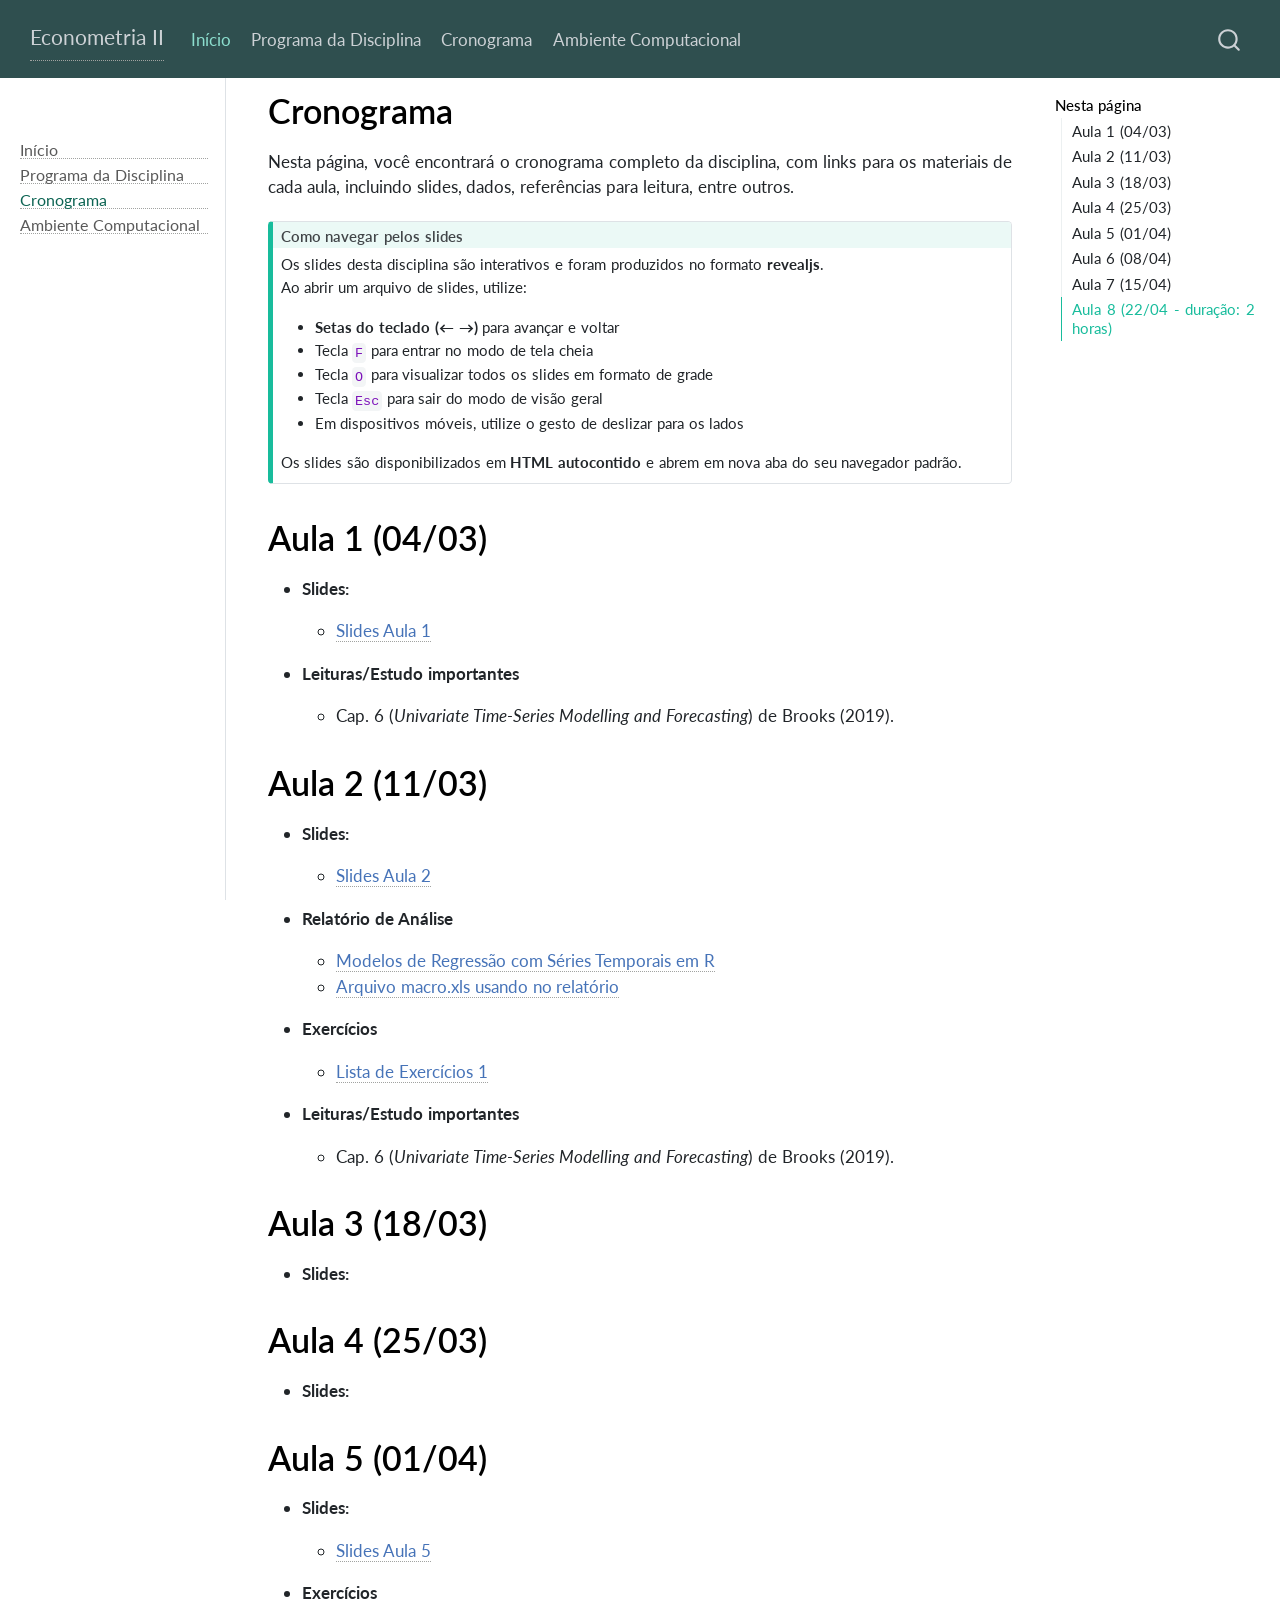
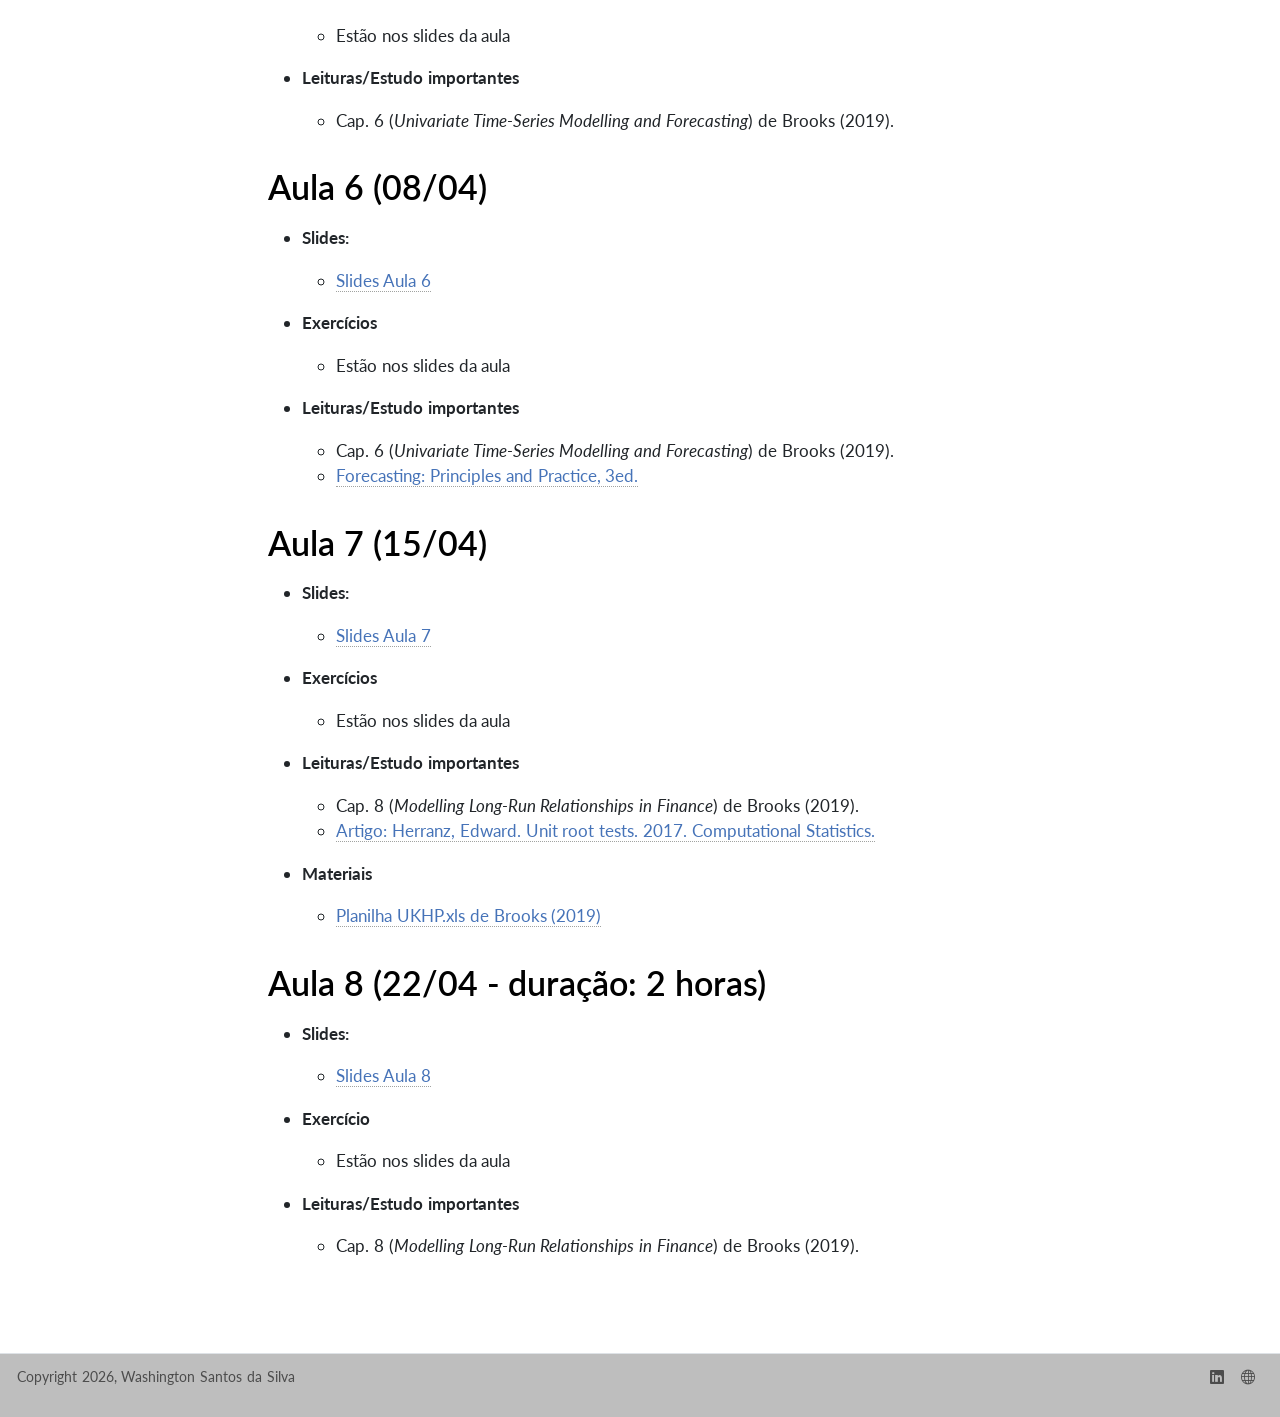
<file: docs/cronograma.html>
<!DOCTYPE html>
<html xmlns="http://www.w3.org/1999/xhtml" lang="pt-BR" xml:lang="pt-BR"><head>

<meta charset="utf-8">
<meta name="generator" content="quarto-1.9.37">

<meta name="viewport" content="width=device-width, initial-scale=1.0, user-scalable=yes">


<title>Cronograma – Econometria II</title>
<style>
/* Default styles provided by pandoc.
** See https://pandoc.org/MANUAL.html#variables-for-html for config info.
*/
code{white-space: pre-wrap;}
span.smallcaps{font-variant: small-caps;}
div.columns{display: flex; gap: min(4vw, 1.5em);}
div.column{flex: auto; overflow-x: auto;}
div.hanging-indent{margin-left: 1.5em; text-indent: -1.5em;}
ul.task-list{list-style: none;}
ul.task-list li input[type="checkbox"] {
  width: 0.8em;
  margin: 0 0.8em 0.2em -1em; /* quarto-specific, see https://github.com/quarto-dev/quarto-cli/issues/4556 */ 
  vertical-align: middle;
}
</style>


<script src="site_libs/quarto-nav/quarto-nav.js"></script>
<script src="site_libs/quarto-nav/headroom.min.js"></script>
<script src="site_libs/clipboard/clipboard.min.js"></script>
<script src="site_libs/quarto-search/autocomplete.umd.js"></script>
<script src="site_libs/quarto-search/fuse.min.js"></script>
<script src="site_libs/quarto-search/quarto-search.js"></script>
<meta name="quarto:offset" content="./">
<script src="site_libs/quarto-html/quarto.js" type="module"></script>
<script src="site_libs/quarto-html/tabsets/tabsets.js" type="module"></script>
<script src="site_libs/quarto-html/popper.min.js"></script>
<script src="site_libs/quarto-html/tippy.umd.min.js"></script>
<script src="site_libs/quarto-html/anchor.min.js"></script>
<link href="site_libs/quarto-html/tippy.css" rel="stylesheet">
<link href="site_libs/quarto-html/quarto-syntax-highlighting-7f8f88aac4f3542376d5c11b86a4c14d.css" rel="stylesheet" id="quarto-text-highlighting-styles">
<script src="site_libs/bootstrap/bootstrap.min.js"></script>
<link href="site_libs/bootstrap/bootstrap-icons.css" rel="stylesheet">
<link href="site_libs/bootstrap/bootstrap-29c452ea2aaf194cecb342b1e8ba585b.min.css" rel="stylesheet" append-hash="true" id="quarto-bootstrap" data-mode="light">
<script id="quarto-search-options" type="application/json">{
  "location": "navbar",
  "copy-button": false,
  "collapse-after": 3,
  "panel-placement": "end",
  "type": "overlay",
  "limit": 50,
  "keyboard-shortcut": [
    "f",
    "/",
    "s"
  ],
  "show-item-context": false,
  "language": {
    "search-no-results-text": "Nenhum resultado",
    "search-matching-documents-text": "documentos correspondentes",
    "search-copy-link-title": "Copiar link para a busca",
    "search-hide-matches-text": "Esconder correspondências adicionais",
    "search-more-match-text": "mais correspondência neste documento",
    "search-more-matches-text": "mais correspondências neste documento",
    "search-clear-button-title": "Limpar",
    "search-text-placeholder": "",
    "search-detached-cancel-button-title": "Cancelar",
    "search-submit-button-title": "Enviar",
    "search-label": "Procurar"
  }
}</script>


<link rel="stylesheet" href="styles.css">
</head>

<body class="nav-sidebar docked nav-fixed quarto-light">

<div id="quarto-search-results"></div>
  <header id="quarto-header" class="headroom fixed-top">
    <nav class="navbar navbar-expand-lg " data-bs-theme="dark">
      <div class="navbar-container container-fluid">
      <div class="navbar-brand-container mx-auto">
    <a class="navbar-brand" href="./index.html">
    <span class="navbar-title">Econometria II</span>
    </a>
  </div>
            <div id="quarto-search" class="" title="Procurar"></div>
          <button class="navbar-toggler" type="button" data-bs-toggle="collapse" data-bs-target="#navbarCollapse" aria-controls="navbarCollapse" role="menu" aria-expanded="false" aria-label="Alternar de navegação" onclick="if (window.quartoToggleHeadroom) { window.quartoToggleHeadroom(); }">
  <span class="navbar-toggler-icon"></span>
</button>
          <div class="collapse navbar-collapse" id="navbarCollapse">
            <ul class="navbar-nav navbar-nav-scroll me-auto">
  <li class="nav-item">
    <a class="nav-link active" href="./index.html" aria-current="page"> 
<span class="menu-text">Início</span></a>
  </li>  
  <li class="nav-item">
    <a class="nav-link" href="./programa.html"> 
<span class="menu-text">Programa da Disciplina</span></a>
  </li>  
  <li class="nav-item">
    <a class="nav-link" href="./cronograma.html"> 
<span class="menu-text">Cronograma</span></a>
  </li>  
  <li class="nav-item">
    <a class="nav-link" href="./ambiente.html"> 
<span class="menu-text">Ambiente Computacional</span></a>
  </li>  
</ul>
          </div> <!-- /navcollapse -->
            <div class="quarto-navbar-tools">
</div>
      </div> <!-- /container-fluid -->
    </nav>
  <nav class="quarto-secondary-nav">
    <div class="container-fluid d-flex">
      <button type="button" class="quarto-btn-toggle btn" data-bs-toggle="collapse" role="button" data-bs-target=".quarto-sidebar-collapse-item" aria-controls="quarto-sidebar" aria-expanded="false" aria-label="Alternar barra lateral" onclick="if (window.quartoToggleHeadroom) { window.quartoToggleHeadroom(); }">
        <i class="bi bi-layout-text-sidebar-reverse"></i>
      </button>
        <nav class="quarto-page-breadcrumbs" aria-label="breadcrumb"><ol class="breadcrumb"><li class="breadcrumb-item"><a href="./cronograma.html">Cronograma</a></li></ol></nav>
        <a class="flex-grow-1" role="navigation" data-bs-toggle="collapse" data-bs-target=".quarto-sidebar-collapse-item" aria-controls="quarto-sidebar" aria-expanded="false" aria-label="Alternar barra lateral" onclick="if (window.quartoToggleHeadroom) { window.quartoToggleHeadroom(); }">      
        </a>
      <button type="button" class="btn quarto-search-button" aria-label="Procurar" onclick="window.quartoOpenSearch();">
        <i class="bi bi-search"></i>
      </button>
    </div>
  </nav>
</header>
<!-- content -->
<div id="quarto-content" class="quarto-container page-columns page-rows-contents page-layout-article page-navbar">
<!-- sidebar -->
  <nav id="quarto-sidebar" class="sidebar collapse collapse-horizontal quarto-sidebar-collapse-item sidebar-navigation docked overflow-auto">
        <div class="mt-2 flex-shrink-0 align-items-center">
        <div class="sidebar-search">
        <div id="quarto-search" class="" title="Procurar"></div>
        </div>
        </div>
    <div class="sidebar-menu-container"> 
    <ul class="list-unstyled mt-1">
        <li class="sidebar-item">
  <div class="sidebar-item-container"> 
  <a href="./index.html" class="sidebar-item-text sidebar-link">
 <span class="menu-text">Início</span></a>
  </div>
</li>
        <li class="sidebar-item">
  <div class="sidebar-item-container"> 
  <a href="./programa.html" class="sidebar-item-text sidebar-link">
 <span class="menu-text">Programa da Disciplina</span></a>
  </div>
</li>
        <li class="sidebar-item">
  <div class="sidebar-item-container"> 
  <a href="./cronograma.html" class="sidebar-item-text sidebar-link active">
 <span class="menu-text">Cronograma</span></a>
  </div>
</li>
        <li class="sidebar-item">
  <div class="sidebar-item-container"> 
  <a href="./ambiente.html" class="sidebar-item-text sidebar-link">
 <span class="menu-text">Ambiente Computacional</span></a>
  </div>
</li>
    </ul>
    </div>
</nav>
<div id="quarto-sidebar-glass" class="quarto-sidebar-collapse-item" data-bs-toggle="collapse" data-bs-target=".quarto-sidebar-collapse-item"></div>
<!-- margin-sidebar -->
    <div id="quarto-margin-sidebar" class="sidebar margin-sidebar">
        <nav id="TOC" role="doc-toc" class="toc-active">
    <h2 id="toc-title">Nesta página</h2>
   
  <ul>
  <li><a href="#aula-1-0403" id="toc-aula-1-0403" class="nav-link active" data-scroll-target="#aula-1-0403">Aula 1 (04/03)</a></li>
  <li><a href="#aula-2-1103" id="toc-aula-2-1103" class="nav-link" data-scroll-target="#aula-2-1103">Aula 2 (11/03)</a></li>
  <li><a href="#aula-3-1803" id="toc-aula-3-1803" class="nav-link" data-scroll-target="#aula-3-1803">Aula 3 (18/03)</a></li>
  <li><a href="#aula-4-2503" id="toc-aula-4-2503" class="nav-link" data-scroll-target="#aula-4-2503">Aula 4 (25/03)</a></li>
  <li><a href="#aula-5-0104" id="toc-aula-5-0104" class="nav-link" data-scroll-target="#aula-5-0104">Aula 5 (01/04)</a></li>
  <li><a href="#aula-6-0804" id="toc-aula-6-0804" class="nav-link" data-scroll-target="#aula-6-0804">Aula 6 (08/04)</a></li>
  <li><a href="#aula-7-1504" id="toc-aula-7-1504" class="nav-link" data-scroll-target="#aula-7-1504">Aula 7 (15/04)</a></li>
  <li><a href="#aula-8-2204---duração-2-horas" id="toc-aula-8-2204---duração-2-horas" class="nav-link" data-scroll-target="#aula-8-2204---duração-2-horas">Aula 8 (22/04 - duração: 2 horas)</a></li>
  </ul>
</nav>
    </div>
<!-- main -->
<main class="content" id="quarto-document-content">

<header id="title-block-header" class="quarto-title-block default">
<div class="quarto-title">
<h1 class="title">Cronograma</h1>
</div>



<div class="quarto-title-meta">

    
  
    
  </div>
  


</header>


<p>Nesta página, você encontrará o cronograma completo da disciplina, com links para os materiais de cada aula, incluindo slides, dados, referências para leitura, entre outros.</p>
<div class="callout callout-style-default callout-tip no-icon callout-titled">
<div class="callout-header d-flex align-content-center">
<div class="callout-icon-container">
<i class="callout-icon no-icon"></i>
</div>
<div class="callout-title-container flex-fill">
<span class="screen-reader-only">Dica</span>Como navegar pelos slides
</div>
</div>
<div class="callout-body-container callout-body">
<p>Os slides desta disciplina são interativos e foram produzidos no formato <strong>revealjs</strong>.<br>
Ao abrir um arquivo de slides, utilize:</p>
<ul>
<li><strong>Setas do teclado (← →)</strong> para avançar e voltar<br>
</li>
<li>Tecla <strong><code>F</code></strong> para entrar no modo de tela cheia<br>
</li>
<li>Tecla <strong><code>O</code></strong> para visualizar todos os slides em formato de grade<br>
</li>
<li>Tecla <strong><code>Esc</code></strong> para sair do modo de visão geral<br>
</li>
<li>Em dispositivos móveis, utilize o gesto de deslizar para os lados</li>
</ul>
<p>Os slides são disponibilizados em <strong>HTML autocontido</strong> e abrem em nova aba do seu navegador padrão.</p>
</div>
</div>
<section id="aula-1-0403" class="level1">
<h1>Aula 1 (04/03)</h1>
<ul>
<li><p><strong>Slides:</strong></p>
<ul>
<li><a href="slides/01-slides.html" target="_blank">Slides Aula 1</a></li>
</ul></li>
<li><p><strong>Leituras/Estudo importantes</strong></p>
<ul>
<li>Cap. 6 (<em>Univariate Time-Series Modelling and Forecasting</em>) de Brooks (2019).</li>
</ul></li>
</ul>
</section>
<section id="aula-2-1103" class="level1">
<h1>Aula 2 (11/03)</h1>
<ul>
<li><p><strong>Slides:</strong></p>
<ul>
<li><a href="slides/02-slides.html" target="_blank">Slides Aula 2</a></li>
</ul></li>
<li><p><strong>Relatório de Análise</strong></p>
<ul>
<li><a href="relatorios/01-relatorio.html" target="_blank">Modelos de Regressão com Séries Temporais em R</a></li>
<li><a href="dados/macro.xls" target="_blank">Arquivo macro.xls usando no relatório</a></li>
</ul></li>
<li><p><strong>Exercícios</strong></p>
<ul>
<li><a href="listas/01-lista.html" target="_blank">Lista de Exercícios 1</a></li>
</ul></li>
<li><p><strong>Leituras/Estudo importantes</strong></p>
<ul>
<li>Cap. 6 (<em>Univariate Time-Series Modelling and Forecasting</em>) de Brooks (2019).</li>
</ul></li>
</ul>
</section>
<section id="aula-3-1803" class="level1">
<h1>Aula 3 (18/03)</h1>
<ul>
<li><strong>Slides:</strong></li>
</ul>
</section>
<section id="aula-4-2503" class="level1">
<h1>Aula 4 (25/03)</h1>
<ul>
<li><strong>Slides:</strong></li>
</ul>
</section>
<section id="aula-5-0104" class="level1">
<h1>Aula 5 (01/04)</h1>
<ul>
<li><p><strong>Slides:</strong></p>
<ul>
<li><a href="slides/05-slides.html" target="_blank">Slides Aula 5</a></li>
</ul></li>
<li><p><strong>Exercícios</strong></p>
<ul>
<li>Estão nos slides da aula</li>
</ul></li>
<li><p><strong>Leituras/Estudo importantes</strong></p>
<ul>
<li>Cap. 6 (<em>Univariate Time-Series Modelling and Forecasting</em>) de Brooks (2019).</li>
</ul></li>
</ul>
</section>
<section id="aula-6-0804" class="level1">
<h1>Aula 6 (08/04)</h1>
<ul>
<li><p><strong>Slides:</strong></p>
<ul>
<li><a href="slides/06-slides.html" target="_blank">Slides Aula 6</a></li>
</ul></li>
<li><p><strong>Exercícios</strong></p>
<ul>
<li>Estão nos slides da aula</li>
</ul></li>
<li><p><strong>Leituras/Estudo importantes</strong></p>
<ul>
<li>Cap. 6 (<em>Univariate Time-Series Modelling and Forecasting</em>) de Brooks (2019).</li>
<li><a href="https://otexts.com/fpp3/" target="_blank">Forecasting: Principles and Practice, 3ed.</a></li>
</ul></li>
</ul>
</section>
<section id="aula-7-1504" class="level1">
<h1>Aula 7 (15/04)</h1>
<ul>
<li><p><strong>Slides:</strong></p>
<ul>
<li><a href="slides/07-slides.html" target="_blank">Slides Aula 7</a></li>
</ul></li>
<li><p><strong>Exercícios</strong></p>
<ul>
<li>Estão nos slides da aula</li>
</ul></li>
<li><p><strong>Leituras/Estudo importantes</strong></p>
<ul>
<li>Cap. 8 (<em>Modelling Long-Run Relationships in Finance</em>) de Brooks (2019).</li>
<li><a href="artigos/herranz2017.pdf" target="_blank">Artigo: Herranz, Edward. Unit root tests. 2017. Computational Statistics.</a></li>
</ul></li>
<li><p><strong>Materiais</strong></p>
<ul>
<li><a href="dados/UKHP.xls" target="_blank">Planilha UKHP.xls de Brooks (2019)</a></li>
</ul></li>
</ul>
</section>
<section id="aula-8-2204---duração-2-horas" class="level1">
<h1>Aula 8 (22/04 - duração: 2 horas)</h1>
<ul>
<li><p><strong>Slides:</strong></p>
<ul>
<li><a href="slides/08-slides.html" target="_blank">Slides Aula 8</a></li>
</ul></li>
<li><p><strong>Exercício</strong></p>
<ul>
<li>Estão nos slides da aula</li>
</ul></li>
<li><p><strong>Leituras/Estudo importantes</strong></p>
<ul>
<li>Cap. 8 (<em>Modelling Long-Run Relationships in Finance</em>) de Brooks (2019).</li>
</ul></li>
</ul>


</section>

</main> <!-- /main -->
<script id="quarto-html-after-body" type="application/javascript">
  window.document.addEventListener("DOMContentLoaded", function (event) {
    const icon = "";
    const anchorJS = new window.AnchorJS();
    anchorJS.options = {
      placement: 'right',
      icon: icon
    };
    anchorJS.add('.anchored');
    const isCodeAnnotation = (el) => {
      for (const clz of el.classList) {
        if (clz.startsWith('code-annotation-')) {                     
          return true;
        }
      }
      return false;
    }
    const onCopySuccess = function(e) {
      // button target
      const button = e.trigger;
      // don't keep focus
      button.blur();
      // flash "checked"
      button.classList.add('code-copy-button-checked');
      var currentTitle = button.getAttribute("title");
      button.setAttribute("title", "Copiada");
      let tooltip;
      if (window.bootstrap) {
        button.setAttribute("data-bs-toggle", "tooltip");
        button.setAttribute("data-bs-placement", "left");
        button.setAttribute("data-bs-title", "Copiada");
        tooltip = new bootstrap.Tooltip(button, 
          { trigger: "manual", 
            customClass: "code-copy-button-tooltip",
            offset: [0, -8]});
        tooltip.show();    
      }
      setTimeout(function() {
        if (tooltip) {
          tooltip.hide();
          button.removeAttribute("data-bs-title");
          button.removeAttribute("data-bs-toggle");
          button.removeAttribute("data-bs-placement");
        }
        button.setAttribute("title", currentTitle);
        button.classList.remove('code-copy-button-checked');
      }, 1000);
      // clear code selection
      e.clearSelection();
    }
    const getTextToCopy = function(trigger) {
      const outerScaffold = trigger.parentElement.cloneNode(true);
      const codeEl = outerScaffold.querySelector('code');
      for (const childEl of codeEl.children) {
        if (isCodeAnnotation(childEl)) {
          childEl.remove();
        }
      }
      return codeEl.innerText;
    }
    const clipboard = new window.ClipboardJS('.code-copy-button:not([data-in-quarto-modal])', {
      text: getTextToCopy
    });
    clipboard.on('success', onCopySuccess);
    if (window.document.getElementById('quarto-embedded-source-code-modal')) {
      const clipboardModal = new window.ClipboardJS('.code-copy-button[data-in-quarto-modal]', {
        text: getTextToCopy,
        container: window.document.getElementById('quarto-embedded-source-code-modal')
      });
      clipboardModal.on('success', onCopySuccess);
    }
      var localhostRegex = new RegExp(/^(?:http|https):\/\/localhost\:?[0-9]*\//);
      var mailtoRegex = new RegExp(/^mailto:/);
        var filterRegex = new RegExp('/' + window.location.host + '/');
      var isInternal = (href) => {
          return filterRegex.test(href) || localhostRegex.test(href) || mailtoRegex.test(href);
      }
      // Inspect non-navigation links and adorn them if external
     var links = window.document.querySelectorAll('a[href]:not(.nav-link):not(.navbar-brand):not(.toc-action):not(.sidebar-link):not(.sidebar-item-toggle):not(.pagination-link):not(.no-external):not([aria-hidden]):not(.dropdown-item):not(.quarto-navigation-tool):not(.about-link)');
      for (var i=0; i<links.length; i++) {
        const link = links[i];
        if (!isInternal(link.href)) {
          // undo the damage that might have been done by quarto-nav.js in the case of
          // links that we want to consider external
          if (link.dataset.originalHref !== undefined) {
            link.href = link.dataset.originalHref;
          }
        }
      }
    function tippyHover(el, contentFn, onTriggerFn, onUntriggerFn) {
      const config = {
        allowHTML: true,
        maxWidth: 500,
        delay: 100,
        arrow: false,
        appendTo: function(el) {
            return el.parentElement;
        },
        interactive: true,
        interactiveBorder: 10,
        theme: 'quarto',
        placement: 'bottom-start',
      };
      if (contentFn) {
        config.content = contentFn;
      }
      if (onTriggerFn) {
        config.onTrigger = onTriggerFn;
      }
      if (onUntriggerFn) {
        config.onUntrigger = onUntriggerFn;
      }
      window.tippy(el, config); 
    }
    const noterefs = window.document.querySelectorAll('a[role="doc-noteref"]');
    for (var i=0; i<noterefs.length; i++) {
      const ref = noterefs[i];
      tippyHover(ref, function() {
        // use id or data attribute instead here
        let href = ref.getAttribute('data-footnote-href') || ref.getAttribute('href');
        try { href = new URL(href).hash; } catch {}
        const id = href.replace(/^#\/?/, "");
        const note = window.document.getElementById(id);
        if (note) {
          return note.innerHTML;
        } else {
          return "";
        }
      });
    }
    const xrefs = window.document.querySelectorAll('a.quarto-xref');
    const processXRef = (id, note) => {
      // Strip column container classes
      const stripColumnClz = (el) => {
        el.classList.remove("page-full", "page-columns");
        if (el.children) {
          for (const child of el.children) {
            stripColumnClz(child);
          }
        }
      }
      stripColumnClz(note)
      if (id === null || id.startsWith('sec-')) {
        // Special case sections, only their first couple elements
        const container = document.createElement("div");
        if (note.children && note.children.length > 2) {
          container.appendChild(note.children[0].cloneNode(true));
          for (let i = 1; i < note.children.length; i++) {
            const child = note.children[i];
            if (child.tagName === "P" && child.innerText === "") {
              continue;
            } else {
              container.appendChild(child.cloneNode(true));
              break;
            }
          }
          if (window.Quarto?.typesetMath) {
            window.Quarto.typesetMath(container);
          }
          return container.innerHTML
        } else {
          if (window.Quarto?.typesetMath) {
            window.Quarto.typesetMath(note);
          }
          return note.innerHTML;
        }
      } else {
        // Remove any anchor links if they are present
        const anchorLink = note.querySelector('a.anchorjs-link');
        if (anchorLink) {
          anchorLink.remove();
        }
        if (window.Quarto?.typesetMath) {
          window.Quarto.typesetMath(note);
        }
        if (note.classList.contains("callout")) {
          return note.outerHTML;
        } else {
          return note.innerHTML;
        }
      }
    }
    for (var i=0; i<xrefs.length; i++) {
      const xref = xrefs[i];
      tippyHover(xref, undefined, function(instance) {
        instance.disable();
        let url = xref.getAttribute('href');
        let hash = undefined; 
        if (url.startsWith('#')) {
          hash = url;
        } else {
          try { hash = new URL(url).hash; } catch {}
        }
        if (hash) {
          const id = hash.replace(/^#\/?/, "");
          const note = window.document.getElementById(id);
          if (note !== null) {
            try {
              const html = processXRef(id, note.cloneNode(true));
              instance.setContent(html);
            } finally {
              instance.enable();
              instance.show();
            }
          } else {
            // See if we can fetch this
            fetch(url.split('#')[0])
            .then(res => res.text())
            .then(html => {
              const parser = new DOMParser();
              const htmlDoc = parser.parseFromString(html, "text/html");
              const note = htmlDoc.getElementById(id);
              if (note !== null) {
                const html = processXRef(id, note);
                instance.setContent(html);
              } 
            }).finally(() => {
              instance.enable();
              instance.show();
            });
          }
        } else {
          // See if we can fetch a full url (with no hash to target)
          // This is a special case and we should probably do some content thinning / targeting
          fetch(url)
          .then(res => res.text())
          .then(html => {
            const parser = new DOMParser();
            const htmlDoc = parser.parseFromString(html, "text/html");
            const note = htmlDoc.querySelector('main.content');
            if (note !== null) {
              // This should only happen for chapter cross references
              // (since there is no id in the URL)
              // remove the first header
              if (note.children.length > 0 && note.children[0].tagName === "HEADER") {
                note.children[0].remove();
              }
              const html = processXRef(null, note);
              instance.setContent(html);
            } 
          }).finally(() => {
            instance.enable();
            instance.show();
          });
        }
      }, function(instance) {
      });
    }
        let selectedAnnoteEl;
        const selectorForAnnotation = ( cell, annotation) => {
          let cellAttr = 'data-code-cell="' + cell + '"';
          let lineAttr = 'data-code-annotation="' +  annotation + '"';
          const selector = 'span[' + cellAttr + '][' + lineAttr + ']';
          return selector;
        }
        const selectCodeLines = (annoteEl) => {
          const doc = window.document;
          const targetCell = annoteEl.getAttribute("data-target-cell");
          const targetAnnotation = annoteEl.getAttribute("data-target-annotation");
          const annoteSpan = window.document.querySelector(selectorForAnnotation(targetCell, targetAnnotation));
          const lines = annoteSpan.getAttribute("data-code-lines").split(",");
          const lineIds = lines.map((line) => {
            return targetCell + "-" + line;
          })
          let top = null;
          let height = null;
          let parent = null;
          if (lineIds.length > 0) {
              //compute the position of the single el (top and bottom and make a div)
              const el = window.document.getElementById(lineIds[0]);
              top = el.offsetTop;
              height = el.offsetHeight;
              parent = el.parentElement.parentElement;
            if (lineIds.length > 1) {
              const lastEl = window.document.getElementById(lineIds[lineIds.length - 1]);
              const bottom = lastEl.offsetTop + lastEl.offsetHeight;
              height = bottom - top;
            }
            if (top !== null && height !== null && parent !== null) {
              // cook up a div (if necessary) and position it 
              let div = window.document.getElementById("code-annotation-line-highlight");
              if (div === null) {
                div = window.document.createElement("div");
                div.setAttribute("id", "code-annotation-line-highlight");
                div.style.position = 'absolute';
                parent.appendChild(div);
              }
              div.style.top = top - 2 + "px";
              div.style.height = height + 4 + "px";
              div.style.left = 0;
              let gutterDiv = window.document.getElementById("code-annotation-line-highlight-gutter");
              if (gutterDiv === null) {
                gutterDiv = window.document.createElement("div");
                gutterDiv.setAttribute("id", "code-annotation-line-highlight-gutter");
                gutterDiv.style.position = 'absolute';
                const codeCell = window.document.getElementById(targetCell);
                const gutter = codeCell.querySelector('.code-annotation-gutter');
                gutter.appendChild(gutterDiv);
              }
              gutterDiv.style.top = top - 2 + "px";
              gutterDiv.style.height = height + 4 + "px";
            }
            selectedAnnoteEl = annoteEl;
          }
        };
        const unselectCodeLines = () => {
          const elementsIds = ["code-annotation-line-highlight", "code-annotation-line-highlight-gutter"];
          elementsIds.forEach((elId) => {
            const div = window.document.getElementById(elId);
            if (div) {
              div.remove();
            }
          });
          selectedAnnoteEl = undefined;
        };
          // Handle positioning of the toggle
      window.addEventListener(
        "resize",
        throttle(() => {
          elRect = undefined;
          if (selectedAnnoteEl) {
            selectCodeLines(selectedAnnoteEl);
          }
        }, 10)
      );
      function throttle(fn, ms) {
      let throttle = false;
      let timer;
        return (...args) => {
          if(!throttle) { // first call gets through
              fn.apply(this, args);
              throttle = true;
          } else { // all the others get throttled
              if(timer) clearTimeout(timer); // cancel #2
              timer = setTimeout(() => {
                fn.apply(this, args);
                timer = throttle = false;
              }, ms);
          }
        };
      }
        // Attach click handler to the DT
        const annoteDls = window.document.querySelectorAll('dt[data-target-cell]');
        for (const annoteDlNode of annoteDls) {
          annoteDlNode.addEventListener('click', (event) => {
            const clickedEl = event.target;
            if (clickedEl !== selectedAnnoteEl) {
              unselectCodeLines();
              const activeEl = window.document.querySelector('dt[data-target-cell].code-annotation-active');
              if (activeEl) {
                activeEl.classList.remove('code-annotation-active');
              }
              selectCodeLines(clickedEl);
              clickedEl.classList.add('code-annotation-active');
            } else {
              // Unselect the line
              unselectCodeLines();
              clickedEl.classList.remove('code-annotation-active');
            }
          });
        }
    const findCites = (el) => {
      const parentEl = el.parentElement;
      if (parentEl) {
        const cites = parentEl.dataset.cites;
        if (cites) {
          return {
            el,
            cites: cites.split(' ')
          };
        } else {
          return findCites(el.parentElement)
        }
      } else {
        return undefined;
      }
    };
    var bibliorefs = window.document.querySelectorAll('a[role="doc-biblioref"]');
    for (var i=0; i<bibliorefs.length; i++) {
      const ref = bibliorefs[i];
      const citeInfo = findCites(ref);
      if (citeInfo) {
        tippyHover(citeInfo.el, function() {
          var popup = window.document.createElement('div');
          citeInfo.cites.forEach(function(cite) {
            var citeDiv = window.document.createElement('div');
            citeDiv.classList.add('hanging-indent');
            citeDiv.classList.add('csl-entry');
            var biblioDiv = window.document.getElementById('ref-' + cite);
            if (biblioDiv) {
              citeDiv.innerHTML = biblioDiv.innerHTML;
            }
            popup.appendChild(citeDiv);
          });
          return popup.innerHTML;
        });
      }
    }
  });
  </script>
</div> <!-- /content -->
<footer class="footer">
  <div class="nav-footer">
    <div class="nav-footer-left">
<p>Copyright 2026, Washington Santos da Silva</p>
</div>   
    <div class="nav-footer-center">
      &nbsp;
    </div>
    <div class="nav-footer-right">
      <ul class="footer-items list-unstyled">
    <li class="nav-item compact">
    <a class="nav-link" href="https://www.linkedin.com/in/washingtonssilva/">
      <i class="bi bi-linkedin" role="img">
</i> 
    </a>
  </li>  
    <li class="nav-item compact">
    <a class="nav-link" href="https://washingtonsilva.github.io">
      <i class="bi bi-globe" role="img">
</i> 
    </a>
  </li>  
</ul>
    </div>
  </div>
</footer>




</body></html>
</file>
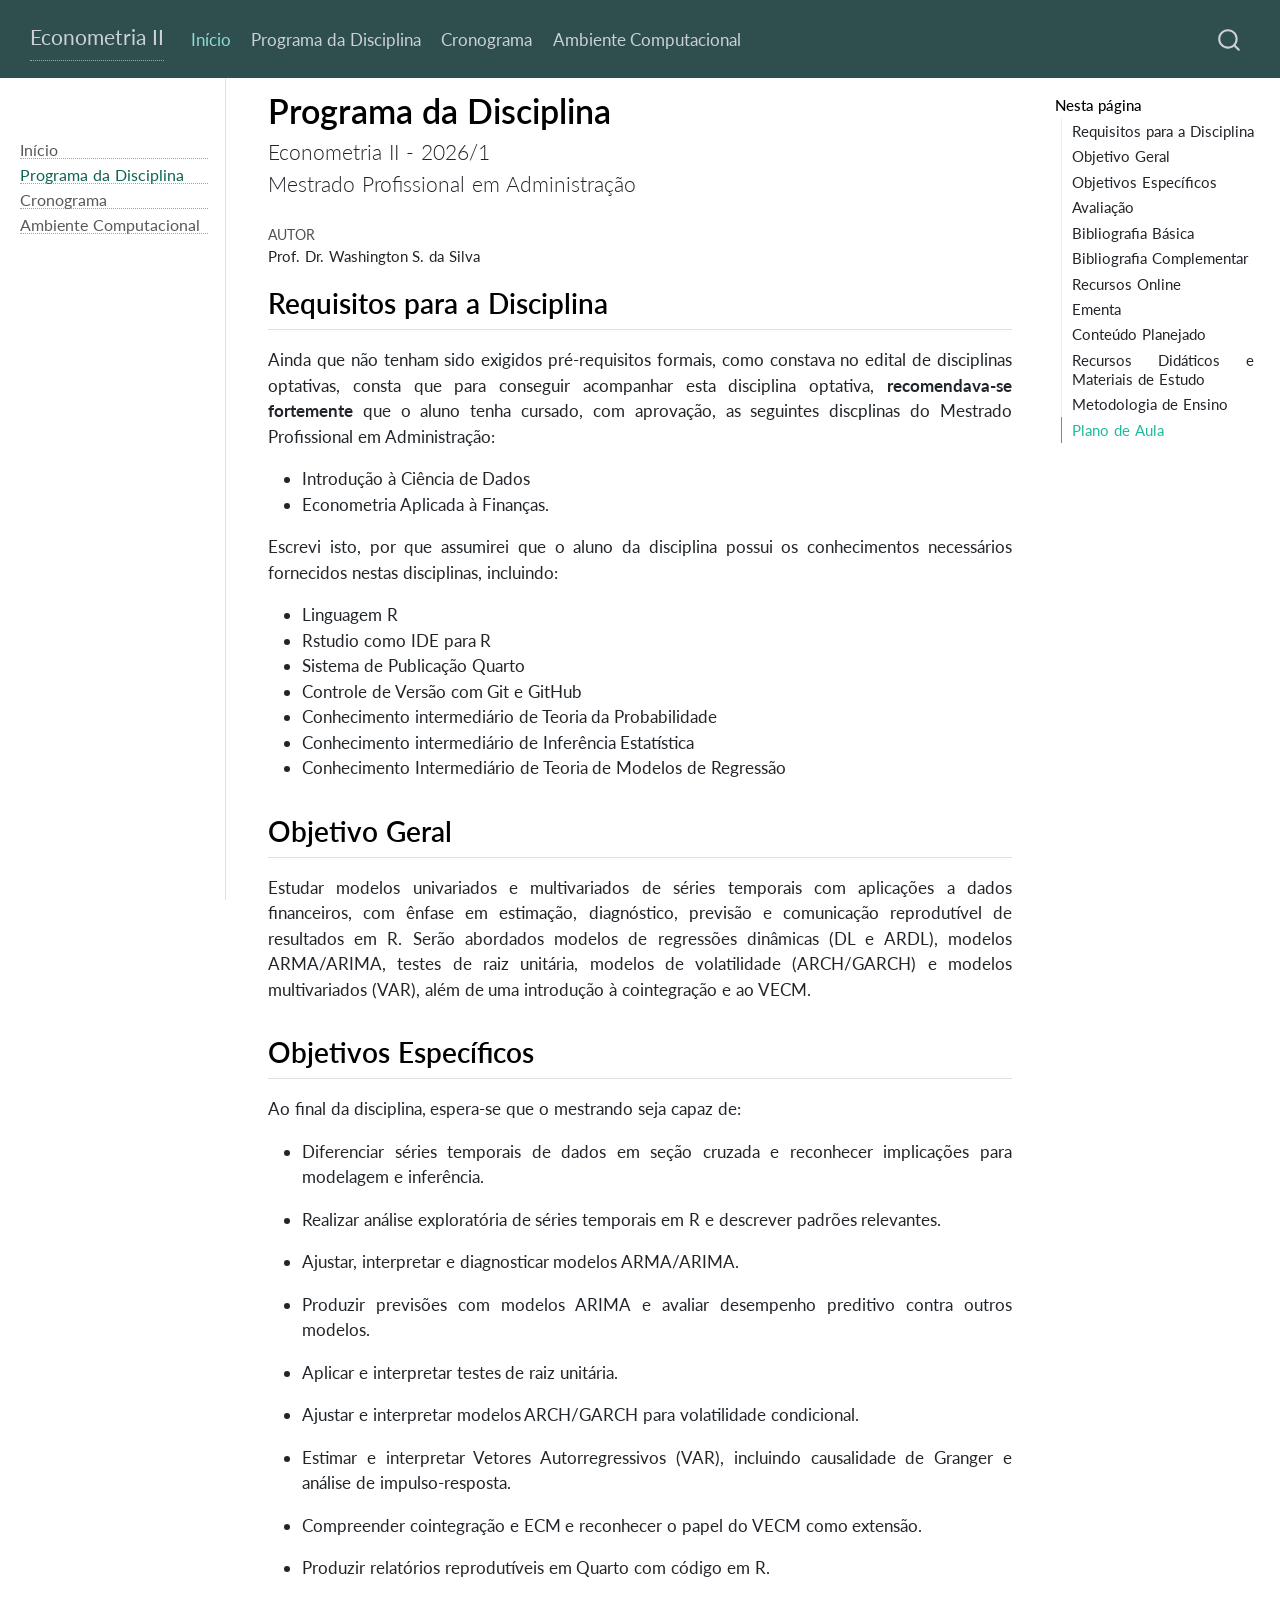
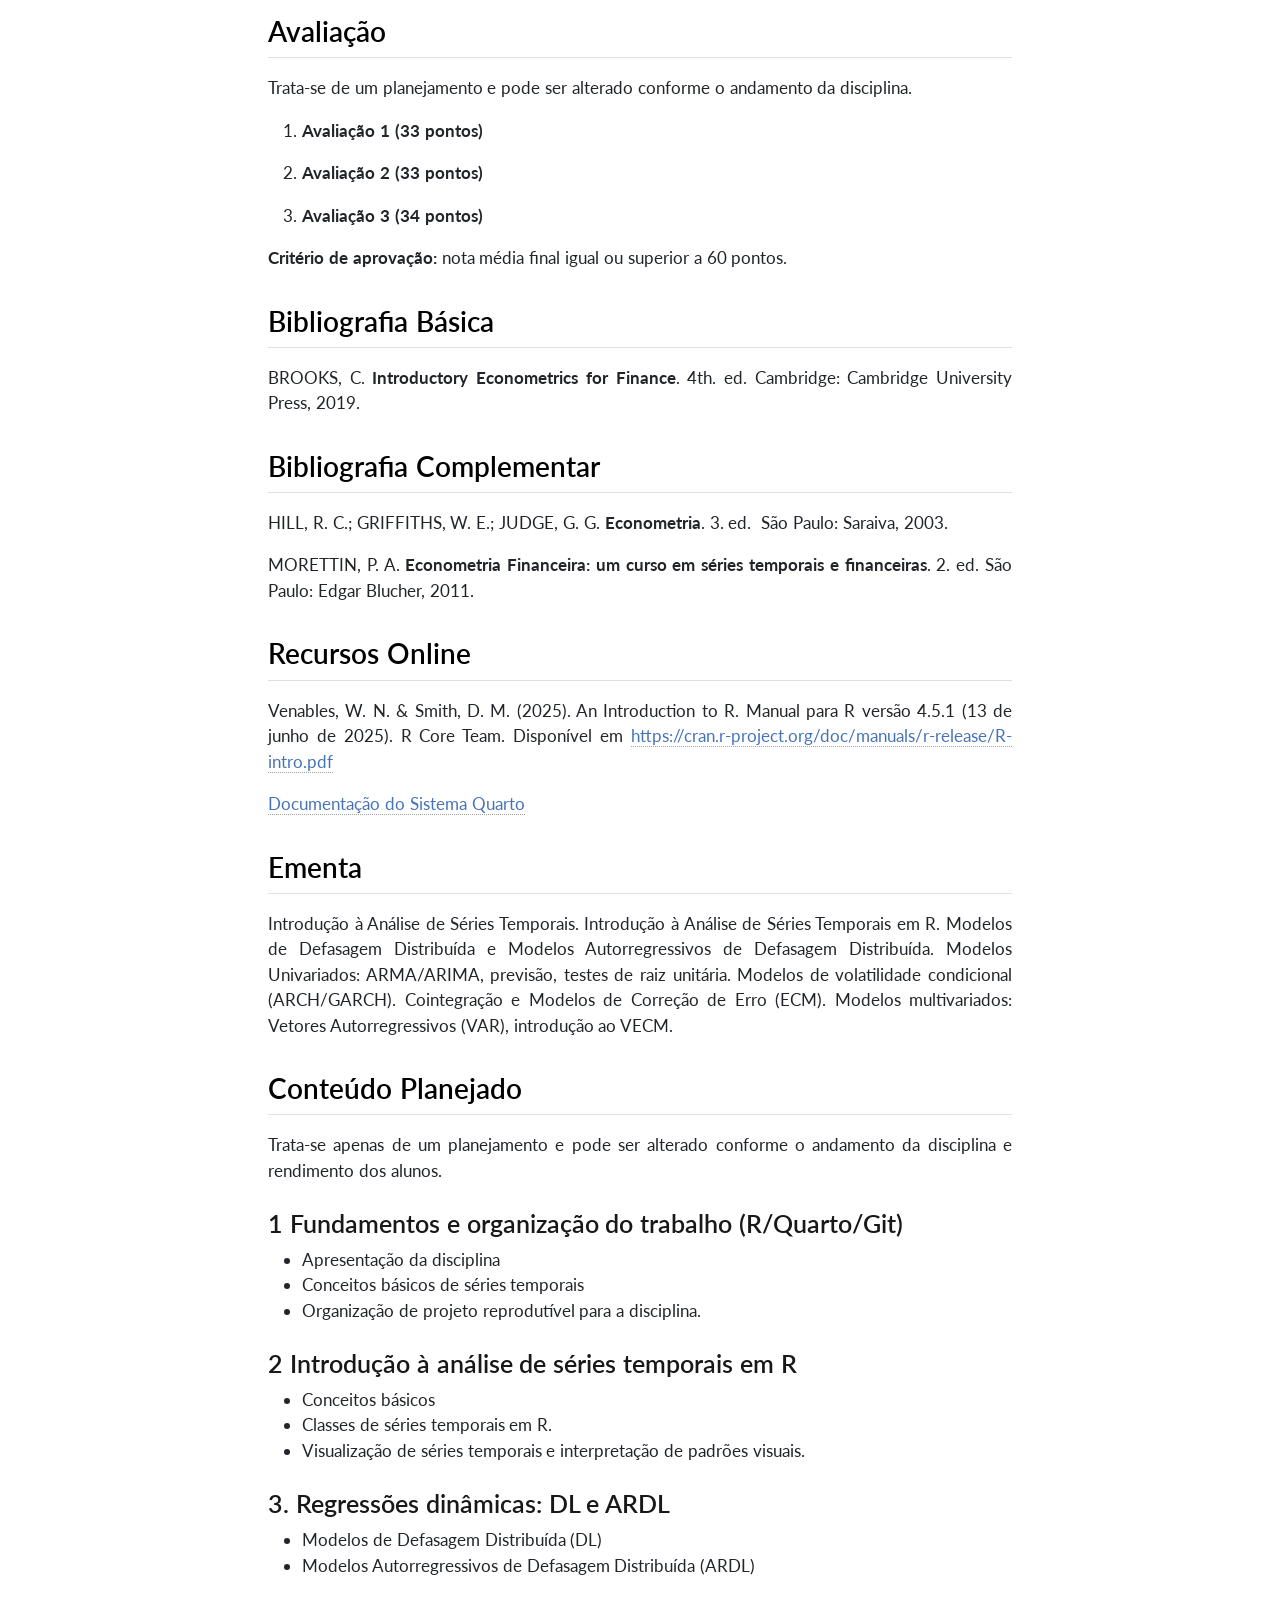
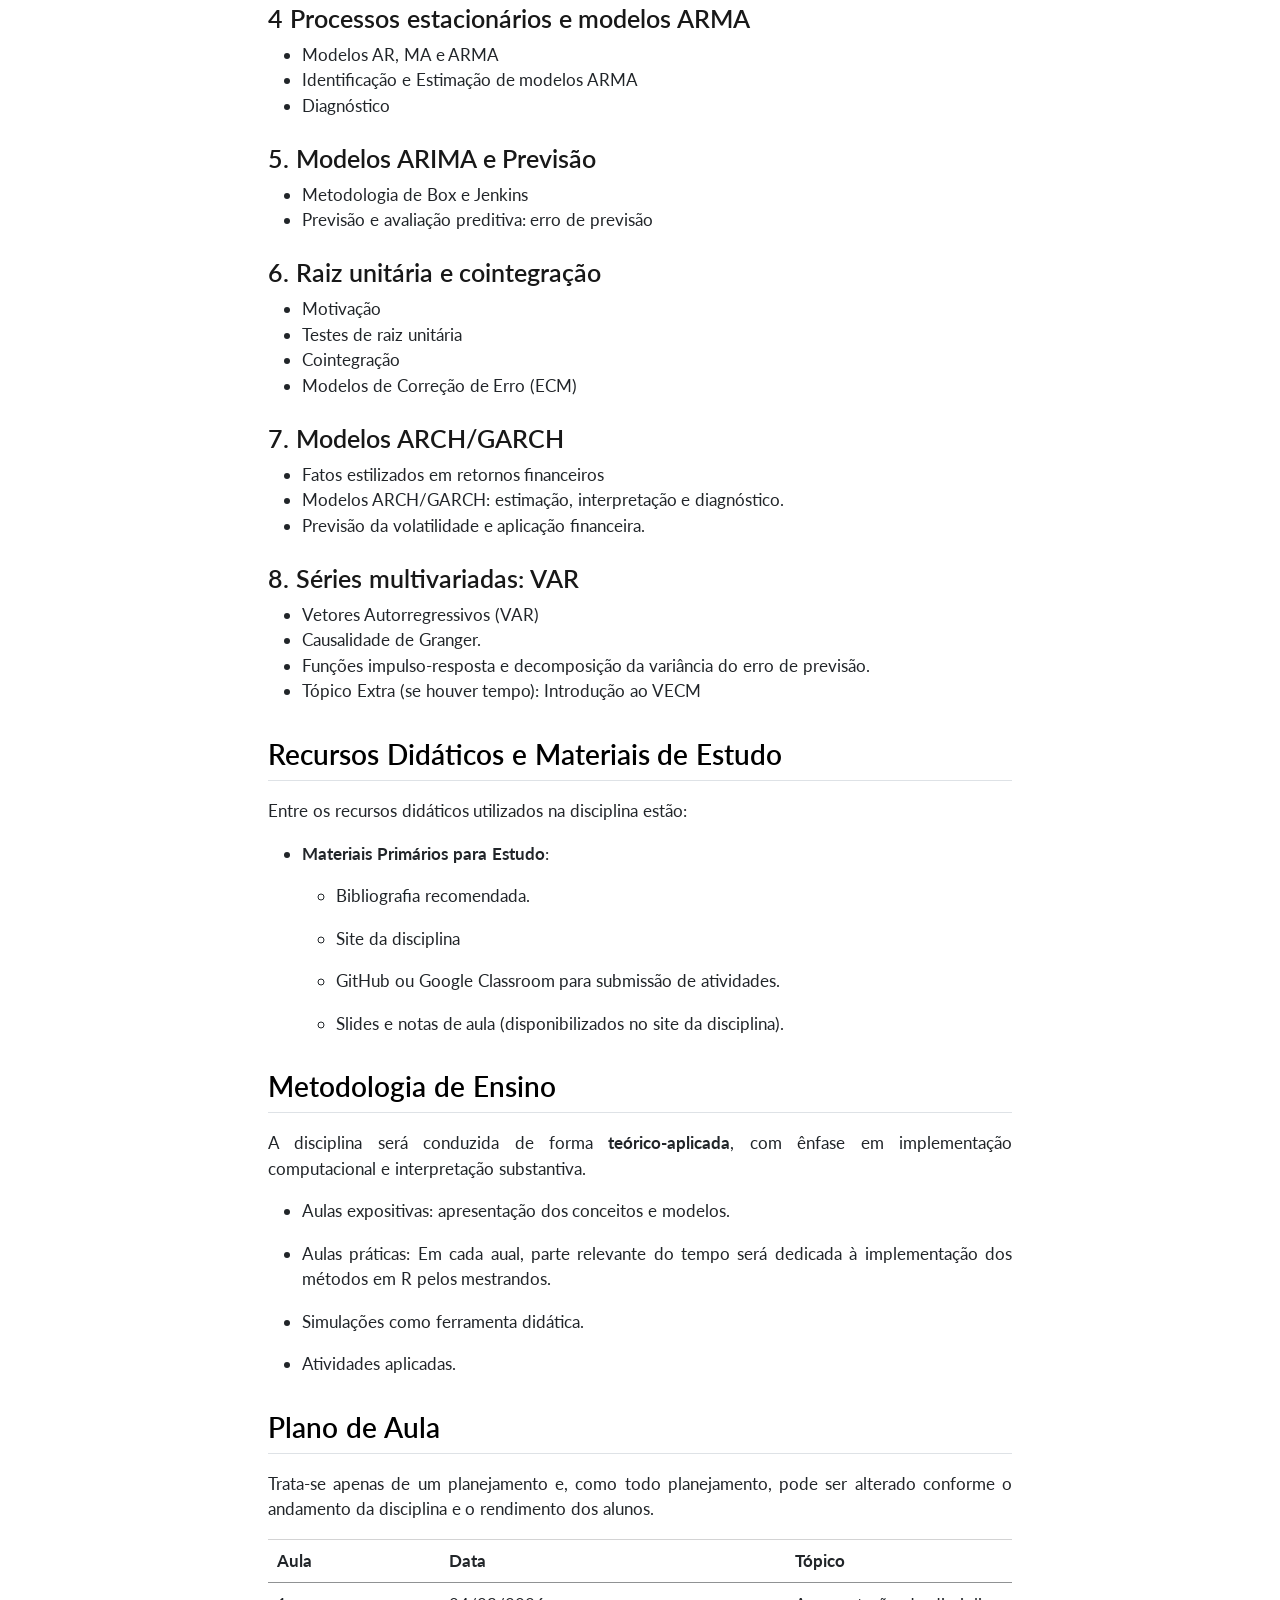
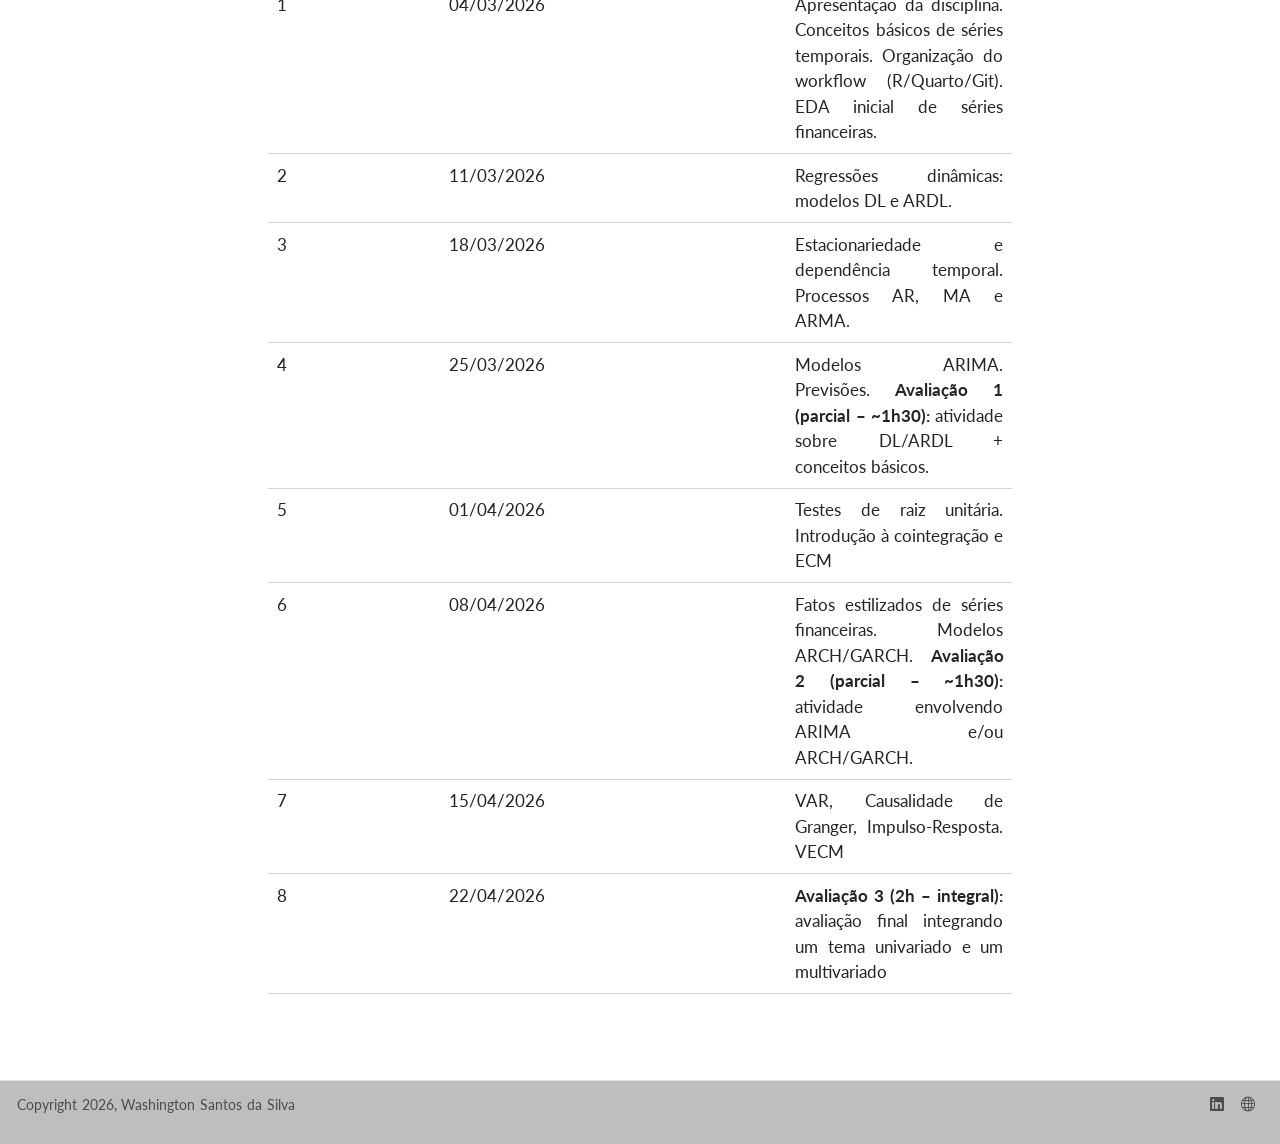
<file: docs/programa.html>
<!DOCTYPE html>
<html xmlns="http://www.w3.org/1999/xhtml" lang="pt-BR" xml:lang="pt-BR"><head>

<meta charset="utf-8">
<meta name="generator" content="quarto-1.9.37">

<meta name="viewport" content="width=device-width, initial-scale=1.0, user-scalable=yes">

<meta name="author" content="Prof.&nbsp;Dr.&nbsp;Washington S. da Silva">

<title>Programa da Disciplina – Econometria II</title>
<style>
/* Default styles provided by pandoc.
** See https://pandoc.org/MANUAL.html#variables-for-html for config info.
*/
code{white-space: pre-wrap;}
span.smallcaps{font-variant: small-caps;}
div.columns{display: flex; gap: min(4vw, 1.5em);}
div.column{flex: auto; overflow-x: auto;}
div.hanging-indent{margin-left: 1.5em; text-indent: -1.5em;}
ul.task-list{list-style: none;}
ul.task-list li input[type="checkbox"] {
  width: 0.8em;
  margin: 0 0.8em 0.2em -1em; /* quarto-specific, see https://github.com/quarto-dev/quarto-cli/issues/4556 */ 
  vertical-align: middle;
}
</style>


<script src="site_libs/quarto-nav/quarto-nav.js"></script>
<script src="site_libs/quarto-nav/headroom.min.js"></script>
<script src="site_libs/clipboard/clipboard.min.js"></script>
<script src="site_libs/quarto-search/autocomplete.umd.js"></script>
<script src="site_libs/quarto-search/fuse.min.js"></script>
<script src="site_libs/quarto-search/quarto-search.js"></script>
<meta name="quarto:offset" content="./">
<script src="site_libs/quarto-html/quarto.js" type="module"></script>
<script src="site_libs/quarto-html/tabsets/tabsets.js" type="module"></script>
<script src="site_libs/quarto-html/popper.min.js"></script>
<script src="site_libs/quarto-html/tippy.umd.min.js"></script>
<script src="site_libs/quarto-html/anchor.min.js"></script>
<link href="site_libs/quarto-html/tippy.css" rel="stylesheet">
<link href="site_libs/quarto-html/quarto-syntax-highlighting-7f8f88aac4f3542376d5c11b86a4c14d.css" rel="stylesheet" id="quarto-text-highlighting-styles">
<script src="site_libs/bootstrap/bootstrap.min.js"></script>
<link href="site_libs/bootstrap/bootstrap-icons.css" rel="stylesheet">
<link href="site_libs/bootstrap/bootstrap-29c452ea2aaf194cecb342b1e8ba585b.min.css" rel="stylesheet" append-hash="true" id="quarto-bootstrap" data-mode="light">
<script id="quarto-search-options" type="application/json">{
  "location": "navbar",
  "copy-button": false,
  "collapse-after": 3,
  "panel-placement": "end",
  "type": "overlay",
  "limit": 50,
  "keyboard-shortcut": [
    "f",
    "/",
    "s"
  ],
  "show-item-context": false,
  "language": {
    "search-no-results-text": "Nenhum resultado",
    "search-matching-documents-text": "documentos correspondentes",
    "search-copy-link-title": "Copiar link para a busca",
    "search-hide-matches-text": "Esconder correspondências adicionais",
    "search-more-match-text": "mais correspondência neste documento",
    "search-more-matches-text": "mais correspondências neste documento",
    "search-clear-button-title": "Limpar",
    "search-text-placeholder": "",
    "search-detached-cancel-button-title": "Cancelar",
    "search-submit-button-title": "Enviar",
    "search-label": "Procurar"
  }
}</script>


<link rel="stylesheet" href="styles.css">
</head>

<body class="nav-sidebar docked nav-fixed quarto-light">

<div id="quarto-search-results"></div>
  <header id="quarto-header" class="headroom fixed-top">
    <nav class="navbar navbar-expand-lg " data-bs-theme="dark">
      <div class="navbar-container container-fluid">
      <div class="navbar-brand-container mx-auto">
    <a class="navbar-brand" href="./index.html">
    <span class="navbar-title">Econometria II</span>
    </a>
  </div>
            <div id="quarto-search" class="" title="Procurar"></div>
          <button class="navbar-toggler" type="button" data-bs-toggle="collapse" data-bs-target="#navbarCollapse" aria-controls="navbarCollapse" role="menu" aria-expanded="false" aria-label="Alternar de navegação" onclick="if (window.quartoToggleHeadroom) { window.quartoToggleHeadroom(); }">
  <span class="navbar-toggler-icon"></span>
</button>
          <div class="collapse navbar-collapse" id="navbarCollapse">
            <ul class="navbar-nav navbar-nav-scroll me-auto">
  <li class="nav-item">
    <a class="nav-link active" href="./index.html" aria-current="page"> 
<span class="menu-text">Início</span></a>
  </li>  
  <li class="nav-item">
    <a class="nav-link" href="./programa.html"> 
<span class="menu-text">Programa da Disciplina</span></a>
  </li>  
  <li class="nav-item">
    <a class="nav-link" href="./cronograma.html"> 
<span class="menu-text">Cronograma</span></a>
  </li>  
  <li class="nav-item">
    <a class="nav-link" href="./ambiente.html"> 
<span class="menu-text">Ambiente Computacional</span></a>
  </li>  
</ul>
          </div> <!-- /navcollapse -->
            <div class="quarto-navbar-tools">
</div>
      </div> <!-- /container-fluid -->
    </nav>
  <nav class="quarto-secondary-nav">
    <div class="container-fluid d-flex">
      <button type="button" class="quarto-btn-toggle btn" data-bs-toggle="collapse" role="button" data-bs-target=".quarto-sidebar-collapse-item" aria-controls="quarto-sidebar" aria-expanded="false" aria-label="Alternar barra lateral" onclick="if (window.quartoToggleHeadroom) { window.quartoToggleHeadroom(); }">
        <i class="bi bi-layout-text-sidebar-reverse"></i>
      </button>
        <nav class="quarto-page-breadcrumbs" aria-label="breadcrumb"><ol class="breadcrumb"><li class="breadcrumb-item"><a href="./programa.html">Programa da Disciplina</a></li></ol></nav>
        <a class="flex-grow-1" role="navigation" data-bs-toggle="collapse" data-bs-target=".quarto-sidebar-collapse-item" aria-controls="quarto-sidebar" aria-expanded="false" aria-label="Alternar barra lateral" onclick="if (window.quartoToggleHeadroom) { window.quartoToggleHeadroom(); }">      
        </a>
      <button type="button" class="btn quarto-search-button" aria-label="Procurar" onclick="window.quartoOpenSearch();">
        <i class="bi bi-search"></i>
      </button>
    </div>
  </nav>
</header>
<!-- content -->
<div id="quarto-content" class="quarto-container page-columns page-rows-contents page-layout-article page-navbar">
<!-- sidebar -->
  <nav id="quarto-sidebar" class="sidebar collapse collapse-horizontal quarto-sidebar-collapse-item sidebar-navigation docked overflow-auto">
        <div class="mt-2 flex-shrink-0 align-items-center">
        <div class="sidebar-search">
        <div id="quarto-search" class="" title="Procurar"></div>
        </div>
        </div>
    <div class="sidebar-menu-container"> 
    <ul class="list-unstyled mt-1">
        <li class="sidebar-item">
  <div class="sidebar-item-container"> 
  <a href="./index.html" class="sidebar-item-text sidebar-link">
 <span class="menu-text">Início</span></a>
  </div>
</li>
        <li class="sidebar-item">
  <div class="sidebar-item-container"> 
  <a href="./programa.html" class="sidebar-item-text sidebar-link active">
 <span class="menu-text">Programa da Disciplina</span></a>
  </div>
</li>
        <li class="sidebar-item">
  <div class="sidebar-item-container"> 
  <a href="./cronograma.html" class="sidebar-item-text sidebar-link">
 <span class="menu-text">Cronograma</span></a>
  </div>
</li>
        <li class="sidebar-item">
  <div class="sidebar-item-container"> 
  <a href="./ambiente.html" class="sidebar-item-text sidebar-link">
 <span class="menu-text">Ambiente Computacional</span></a>
  </div>
</li>
    </ul>
    </div>
</nav>
<div id="quarto-sidebar-glass" class="quarto-sidebar-collapse-item" data-bs-toggle="collapse" data-bs-target=".quarto-sidebar-collapse-item"></div>
<!-- margin-sidebar -->
    <div id="quarto-margin-sidebar" class="sidebar margin-sidebar">
        <nav id="TOC" role="doc-toc" class="toc-active">
    <h2 id="toc-title">Nesta página</h2>
   
  <ul>
  <li><a href="#requisitos-para-a-disciplina" id="toc-requisitos-para-a-disciplina" class="nav-link active" data-scroll-target="#requisitos-para-a-disciplina">Requisitos para a Disciplina</a></li>
  <li><a href="#objetivo-geral" id="toc-objetivo-geral" class="nav-link" data-scroll-target="#objetivo-geral">Objetivo Geral</a></li>
  <li><a href="#objetivos-específicos" id="toc-objetivos-específicos" class="nav-link" data-scroll-target="#objetivos-específicos">Objetivos Específicos</a></li>
  <li><a href="#avaliação" id="toc-avaliação" class="nav-link" data-scroll-target="#avaliação">Avaliação</a></li>
  <li><a href="#bibliografia-básica" id="toc-bibliografia-básica" class="nav-link" data-scroll-target="#bibliografia-básica">Bibliografia Básica</a></li>
  <li><a href="#bibliografia-complementar" id="toc-bibliografia-complementar" class="nav-link" data-scroll-target="#bibliografia-complementar">Bibliografia Complementar</a></li>
  <li><a href="#recursos-online" id="toc-recursos-online" class="nav-link" data-scroll-target="#recursos-online">Recursos Online</a></li>
  <li><a href="#ementa" id="toc-ementa" class="nav-link" data-scroll-target="#ementa">Ementa</a></li>
  <li><a href="#conteúdo-planejado" id="toc-conteúdo-planejado" class="nav-link" data-scroll-target="#conteúdo-planejado">Conteúdo Planejado</a>
  <ul class="collapse">
  <li><a href="#fundamentos-e-organização-do-trabalho-rquartogit" id="toc-fundamentos-e-organização-do-trabalho-rquartogit" class="nav-link" data-scroll-target="#fundamentos-e-organização-do-trabalho-rquartogit">1 Fundamentos e organização do trabalho (R/Quarto/Git)</a></li>
  <li><a href="#introdução-à-análise-de-séries-temporais-em-r" id="toc-introdução-à-análise-de-séries-temporais-em-r" class="nav-link" data-scroll-target="#introdução-à-análise-de-séries-temporais-em-r">2 Introdução à análise de séries temporais em R</a></li>
  <li><a href="#regressões-dinâmicas-dl-e-ardl" id="toc-regressões-dinâmicas-dl-e-ardl" class="nav-link" data-scroll-target="#regressões-dinâmicas-dl-e-ardl">3. Regressões dinâmicas: DL e ARDL</a></li>
  <li><a href="#processos-estacionários-e-modelos-arma" id="toc-processos-estacionários-e-modelos-arma" class="nav-link" data-scroll-target="#processos-estacionários-e-modelos-arma">4 Processos estacionários e modelos ARMA</a></li>
  <li><a href="#modelos-arima-e-previsão" id="toc-modelos-arima-e-previsão" class="nav-link" data-scroll-target="#modelos-arima-e-previsão">5. Modelos ARIMA e Previsão</a></li>
  <li><a href="#raiz-unitária-e-cointegração" id="toc-raiz-unitária-e-cointegração" class="nav-link" data-scroll-target="#raiz-unitária-e-cointegração">6. Raiz unitária e cointegração</a></li>
  <li><a href="#modelos-archgarch" id="toc-modelos-archgarch" class="nav-link" data-scroll-target="#modelos-archgarch">7. Modelos ARCH/GARCH</a></li>
  <li><a href="#séries-multivariadas-var" id="toc-séries-multivariadas-var" class="nav-link" data-scroll-target="#séries-multivariadas-var">8. Séries multivariadas: VAR</a></li>
  </ul></li>
  <li><a href="#recursos-didáticos-e-materiais-de-estudo" id="toc-recursos-didáticos-e-materiais-de-estudo" class="nav-link" data-scroll-target="#recursos-didáticos-e-materiais-de-estudo">Recursos Didáticos e Materiais de Estudo</a></li>
  <li><a href="#metodologia-de-ensino" id="toc-metodologia-de-ensino" class="nav-link" data-scroll-target="#metodologia-de-ensino">Metodologia de Ensino</a></li>
  <li><a href="#plano-de-aula" id="toc-plano-de-aula" class="nav-link" data-scroll-target="#plano-de-aula">Plano de Aula</a></li>
  </ul>
</nav>
    </div>
<!-- main -->
<main class="content" id="quarto-document-content">

<header id="title-block-header" class="quarto-title-block default">
<div class="quarto-title">
<h1 class="title">Programa da Disciplina</h1>
<p class="subtitle lead">Econometria II - 2026/1 <br> Mestrado Profissional em Administração</p>
</div>



<div class="quarto-title-meta">

    <div>
    <div class="quarto-title-meta-heading">Autor</div>
    <div class="quarto-title-meta-contents">
             <p>Prof.&nbsp;Dr.&nbsp;Washington S. da Silva </p>
          </div>
  </div>
    
  
    
  </div>
  


</header>


<section id="requisitos-para-a-disciplina" class="level2">
<h2 class="anchored" data-anchor-id="requisitos-para-a-disciplina">Requisitos para a Disciplina</h2>
<p>Ainda que não tenham sido exigidos pré-requisitos formais, como constava no edital de disciplinas optativas, consta que para conseguir acompanhar esta disciplina optativa, <strong>recomendava-se fortemente</strong> que o aluno tenha cursado, com aprovação, as seguintes discplinas do Mestrado Profissional em Administração:</p>
<ul>
<li>Introdução à Ciência de Dados</li>
<li>Econometria Aplicada à Finanças.</li>
</ul>
<p>Escrevi isto, por que assumirei que o aluno da disciplina possui os conhecimentos necessários fornecidos nestas disciplinas, incluindo:</p>
<ul>
<li>Linguagem R</li>
<li>Rstudio como IDE para R</li>
<li>Sistema de Publicação Quarto</li>
<li>Controle de Versão com Git e GitHub</li>
<li>Conhecimento intermediário de Teoria da Probabilidade</li>
<li>Conhecimento intermediário de Inferência Estatística</li>
<li>Conhecimento Intermediário de Teoria de Modelos de Regressão</li>
</ul>
</section>
<section id="objetivo-geral" class="level2">
<h2 class="anchored" data-anchor-id="objetivo-geral">Objetivo Geral</h2>
<p>Estudar modelos univariados e multivariados de séries temporais com aplicações a dados financeiros, com ênfase em estimação, diagnóstico, previsão e comunicação reprodutível de resultados em R. Serão abordados modelos de regressões dinâmicas (DL e ARDL), modelos ARMA/ARIMA, testes de raiz unitária, modelos de volatilidade (ARCH/GARCH) e modelos multivariados (VAR), além de uma introdução à cointegração e ao VECM.</p>
</section>
<section id="objetivos-específicos" class="level2">
<h2 class="anchored" data-anchor-id="objetivos-específicos">Objetivos Específicos</h2>
<p>Ao final da disciplina, espera-se que o mestrando seja capaz de:</p>
<ul>
<li><p>Diferenciar séries temporais de dados em seção cruzada e reconhecer implicações para modelagem e inferência.</p></li>
<li><p>Realizar análise exploratória de séries temporais em R e descrever padrões relevantes.</p></li>
<li><p>Ajustar, interpretar e diagnosticar modelos ARMA/ARIMA.</p></li>
<li><p>Produzir previsões com modelos ARIMA e avaliar desempenho preditivo contra outros modelos.</p></li>
<li><p>Aplicar e interpretar testes de raiz unitária.</p></li>
<li><p>Ajustar e interpretar modelos ARCH/GARCH para volatilidade condicional.</p></li>
<li><p>Estimar e interpretar Vetores Autorregressivos (VAR), incluindo causalidade de Granger e análise de impulso-resposta.</p></li>
<li><p>Compreender cointegração e ECM e reconhecer o papel do VECM como extensão.</p></li>
<li><p>Produzir relatórios reprodutíveis em Quarto com código em R.</p></li>
</ul>
</section>
<section id="avaliação" class="level2">
<h2 class="anchored" data-anchor-id="avaliação">Avaliação</h2>
<p>Trata-se de um planejamento e pode ser alterado conforme o andamento da disciplina.</p>
<ol type="1">
<li><p><strong>Avaliação 1 (33 pontos)</strong></p></li>
<li><p><strong>Avaliação 2 (33 pontos)</strong></p></li>
<li><p><strong>Avaliação 3 (34 pontos)</strong></p></li>
</ol>
<p><strong>Critério de aprovação:</strong> nota média final igual ou superior a 60 pontos.</p>
</section>
<section id="bibliografia-básica" class="level2">
<h2 class="anchored" data-anchor-id="bibliografia-básica">Bibliografia Básica</h2>
<p>BROOKS, C. <strong>Introductory Econometrics for Finance</strong>. 4th. ed.&nbsp;Cambridge: Cambridge University Press, 2019.</p>
</section>
<section id="bibliografia-complementar" class="level2">
<h2 class="anchored" data-anchor-id="bibliografia-complementar">Bibliografia Complementar</h2>
<p>HILL, R. C.; GRIFFITHS, W. E.; JUDGE, G. G. <strong>Econometria</strong>. 3. ed.&nbsp; São Paulo: Saraiva, 2003.</p>
<p>MORETTIN, P. A. <strong>Econometria Financeira: um curso em séries temporais e financeiras</strong>. 2. ed.&nbsp;São Paulo: Edgar Blucher, 2011.</p>
</section>
<section id="recursos-online" class="level2">
<h2 class="anchored" data-anchor-id="recursos-online">Recursos Online</h2>
<p>Venables, W. N. &amp; Smith, D. M. (2025). An Introduction to R. Manual para R versão 4.5.1 (13 de junho de 2025). R Core Team. Disponível em <a href="https://cran.r-project.org/doc/manuals/r-release/R-intro.pdf" target="_blank">https://cran.r-project.org/doc/manuals/r-release/R-intro.pdf</a></p>
<p><a href="https://quarto.org/docs/guide/" target="_blank">Documentação do Sistema Quarto</a></p>
</section>
<section id="ementa" class="level2">
<h2 class="anchored" data-anchor-id="ementa">Ementa</h2>
<p>Introdução à Análise de Séries Temporais. Introdução à Análise de Séries Temporais em R. Modelos de Defasagem Distribuída e Modelos Autorregressivos de Defasagem Distribuída. Modelos Univariados: ARMA/ARIMA, previsão, testes de raiz unitária. Modelos de volatilidade condicional (ARCH/GARCH). Cointegração e Modelos de Correção de Erro (ECM). Modelos multivariados: Vetores Autorregressivos (VAR), introdução ao VECM.</p>
</section>
<section id="conteúdo-planejado" class="level2">
<h2 class="anchored" data-anchor-id="conteúdo-planejado">Conteúdo Planejado</h2>
<p>Trata-se apenas de um planejamento e pode ser alterado conforme o andamento da disciplina e rendimento dos alunos.</p>
<section id="fundamentos-e-organização-do-trabalho-rquartogit" class="level3">
<h3 class="anchored" data-anchor-id="fundamentos-e-organização-do-trabalho-rquartogit">1 Fundamentos e organização do trabalho (R/Quarto/Git)</h3>
<ul>
<li>Apresentação da disciplina</li>
<li>Conceitos básicos de séries temporais</li>
<li>Organização de projeto reprodutível para a disciplina.</li>
</ul>
</section>
<section id="introdução-à-análise-de-séries-temporais-em-r" class="level3">
<h3 class="anchored" data-anchor-id="introdução-à-análise-de-séries-temporais-em-r">2 Introdução à análise de séries temporais em R</h3>
<ul>
<li>Conceitos básicos</li>
<li>Classes de séries temporais em R.</li>
<li>Visualização de séries temporais e interpretação de padrões visuais.</li>
</ul>
</section>
<section id="regressões-dinâmicas-dl-e-ardl" class="level3">
<h3 class="anchored" data-anchor-id="regressões-dinâmicas-dl-e-ardl">3. Regressões dinâmicas: DL e ARDL</h3>
<ul>
<li>Modelos de Defasagem Distribuída (DL)</li>
<li>Modelos Autorregressivos de Defasagem Distribuída (ARDL)</li>
</ul>
</section>
<section id="processos-estacionários-e-modelos-arma" class="level3">
<h3 class="anchored" data-anchor-id="processos-estacionários-e-modelos-arma">4 Processos estacionários e modelos ARMA</h3>
<ul>
<li>Modelos AR, MA e ARMA</li>
<li>Identificação e Estimação de modelos ARMA</li>
<li>Diagnóstico</li>
</ul>
</section>
<section id="modelos-arima-e-previsão" class="level3">
<h3 class="anchored" data-anchor-id="modelos-arima-e-previsão">5. Modelos ARIMA e Previsão</h3>
<ul>
<li>Metodologia de Box e Jenkins</li>
<li>Previsão e avaliação preditiva: erro de previsão</li>
</ul>
</section>
<section id="raiz-unitária-e-cointegração" class="level3">
<h3 class="anchored" data-anchor-id="raiz-unitária-e-cointegração">6. Raiz unitária e cointegração</h3>
<ul>
<li>Motivação</li>
<li>Testes de raiz unitária</li>
<li>Cointegração</li>
<li>Modelos de Correção de Erro (ECM)</li>
</ul>
</section>
<section id="modelos-archgarch" class="level3">
<h3 class="anchored" data-anchor-id="modelos-archgarch">7. Modelos ARCH/GARCH</h3>
<ul>
<li>Fatos estilizados em retornos financeiros</li>
<li>Modelos ARCH/GARCH: estimação, interpretação e diagnóstico.</li>
<li>Previsão da volatilidade e aplicação financeira.</li>
</ul>
</section>
<section id="séries-multivariadas-var" class="level3">
<h3 class="anchored" data-anchor-id="séries-multivariadas-var">8. Séries multivariadas: VAR</h3>
<ul>
<li>Vetores Autorregressivos (VAR)</li>
<li>Causalidade de Granger.</li>
<li>Funções impulso-resposta e decomposição da variância do erro de previsão.</li>
<li>Tópico Extra (se houver tempo): Introdução ao VECM</li>
</ul>
</section>
</section>
<section id="recursos-didáticos-e-materiais-de-estudo" class="level2">
<h2 class="anchored" data-anchor-id="recursos-didáticos-e-materiais-de-estudo">Recursos Didáticos e Materiais de Estudo</h2>
<p>Entre os recursos didáticos utilizados na disciplina estão:</p>
<ul>
<li><p><strong>Materiais Primários para Estudo</strong>:</p>
<ul>
<li><p>Bibliografia recomendada.</p></li>
<li><p>Site da disciplina</p></li>
<li><p>GitHub ou Google Classroom para submissão de atividades.</p></li>
<li><p>Slides e notas de aula (disponibilizados no site da disciplina).</p></li>
</ul></li>
</ul>
</section>
<section id="metodologia-de-ensino" class="level2">
<h2 class="anchored" data-anchor-id="metodologia-de-ensino">Metodologia de Ensino</h2>
<p>A disciplina será conduzida de forma <strong>teórico-aplicada</strong>, com ênfase em implementação computacional e interpretação substantiva.</p>
<ul>
<li><p>Aulas expositivas: apresentação dos conceitos e modelos.</p></li>
<li><p>Aulas práticas: Em cada aual, parte relevante do tempo será dedicada à implementação dos métodos em R pelos mestrandos.</p></li>
<li><p>Simulações como ferramenta didática.</p></li>
<li><p>Atividades aplicadas.</p></li>
</ul>
</section>
<section id="plano-de-aula" class="level2">
<h2 class="anchored" data-anchor-id="plano-de-aula">Plano de Aula</h2>
<p>Trata-se apenas de um planejamento e, como todo planejamento, pode ser alterado conforme o andamento da disciplina e o rendimento dos alunos.</p>
<table class="caption-top table">
<colgroup>
<col style="width: 23%">
<col style="width: 46%">
<col style="width: 30%">
</colgroup>
<thead>
<tr class="header">
<th>Aula</th>
<th>Data</th>
<th>Tópico</th>
</tr>
</thead>
<tbody>
<tr class="odd">
<td>1</td>
<td>04/03/2026</td>
<td>Apresentação da disciplina. Conceitos básicos de séries temporais. Organização do workflow (R/Quarto/Git). EDA inicial de séries financeiras.</td>
</tr>
<tr class="even">
<td>2</td>
<td>11/03/2026</td>
<td>Regressões dinâmicas: modelos DL e ARDL.</td>
</tr>
<tr class="odd">
<td>3</td>
<td>18/03/2026</td>
<td>Estacionariedade e dependência temporal. Processos AR, MA e ARMA.</td>
</tr>
<tr class="even">
<td>4</td>
<td>25/03/2026</td>
<td>Modelos ARIMA. Previsões. <strong>Avaliação 1 (parcial – ~1h30):</strong> atividade sobre DL/ARDL + conceitos básicos.</td>
</tr>
<tr class="odd">
<td>5</td>
<td>01/04/2026</td>
<td>Testes de raiz unitária. Introdução à cointegração e ECM</td>
</tr>
<tr class="even">
<td>6</td>
<td>08/04/2026</td>
<td>Fatos estilizados de séries financeiras. Modelos ARCH/GARCH. <strong>Avaliação 2 (parcial – ~1h30):</strong> atividade envolvendo ARIMA e/ou ARCH/GARCH.</td>
</tr>
<tr class="odd">
<td>7</td>
<td>15/04/2026</td>
<td>VAR, Causalidade de Granger, Impulso-Resposta. VECM</td>
</tr>
<tr class="even">
<td>8</td>
<td>22/04/2026</td>
<td><strong>Avaliação 3 (2h – integral):</strong> avaliação final integrando um tema univariado e um multivariado</td>
</tr>
</tbody>
</table>


</section>

</main> <!-- /main -->
<script id="quarto-html-after-body" type="application/javascript">
  window.document.addEventListener("DOMContentLoaded", function (event) {
    const icon = "";
    const anchorJS = new window.AnchorJS();
    anchorJS.options = {
      placement: 'right',
      icon: icon
    };
    anchorJS.add('.anchored');
    const isCodeAnnotation = (el) => {
      for (const clz of el.classList) {
        if (clz.startsWith('code-annotation-')) {                     
          return true;
        }
      }
      return false;
    }
    const onCopySuccess = function(e) {
      // button target
      const button = e.trigger;
      // don't keep focus
      button.blur();
      // flash "checked"
      button.classList.add('code-copy-button-checked');
      var currentTitle = button.getAttribute("title");
      button.setAttribute("title", "Copiada");
      let tooltip;
      if (window.bootstrap) {
        button.setAttribute("data-bs-toggle", "tooltip");
        button.setAttribute("data-bs-placement", "left");
        button.setAttribute("data-bs-title", "Copiada");
        tooltip = new bootstrap.Tooltip(button, 
          { trigger: "manual", 
            customClass: "code-copy-button-tooltip",
            offset: [0, -8]});
        tooltip.show();    
      }
      setTimeout(function() {
        if (tooltip) {
          tooltip.hide();
          button.removeAttribute("data-bs-title");
          button.removeAttribute("data-bs-toggle");
          button.removeAttribute("data-bs-placement");
        }
        button.setAttribute("title", currentTitle);
        button.classList.remove('code-copy-button-checked');
      }, 1000);
      // clear code selection
      e.clearSelection();
    }
    const getTextToCopy = function(trigger) {
      const outerScaffold = trigger.parentElement.cloneNode(true);
      const codeEl = outerScaffold.querySelector('code');
      for (const childEl of codeEl.children) {
        if (isCodeAnnotation(childEl)) {
          childEl.remove();
        }
      }
      return codeEl.innerText;
    }
    const clipboard = new window.ClipboardJS('.code-copy-button:not([data-in-quarto-modal])', {
      text: getTextToCopy
    });
    clipboard.on('success', onCopySuccess);
    if (window.document.getElementById('quarto-embedded-source-code-modal')) {
      const clipboardModal = new window.ClipboardJS('.code-copy-button[data-in-quarto-modal]', {
        text: getTextToCopy,
        container: window.document.getElementById('quarto-embedded-source-code-modal')
      });
      clipboardModal.on('success', onCopySuccess);
    }
      var localhostRegex = new RegExp(/^(?:http|https):\/\/localhost\:?[0-9]*\//);
      var mailtoRegex = new RegExp(/^mailto:/);
        var filterRegex = new RegExp('/' + window.location.host + '/');
      var isInternal = (href) => {
          return filterRegex.test(href) || localhostRegex.test(href) || mailtoRegex.test(href);
      }
      // Inspect non-navigation links and adorn them if external
     var links = window.document.querySelectorAll('a[href]:not(.nav-link):not(.navbar-brand):not(.toc-action):not(.sidebar-link):not(.sidebar-item-toggle):not(.pagination-link):not(.no-external):not([aria-hidden]):not(.dropdown-item):not(.quarto-navigation-tool):not(.about-link)');
      for (var i=0; i<links.length; i++) {
        const link = links[i];
        if (!isInternal(link.href)) {
          // undo the damage that might have been done by quarto-nav.js in the case of
          // links that we want to consider external
          if (link.dataset.originalHref !== undefined) {
            link.href = link.dataset.originalHref;
          }
        }
      }
    function tippyHover(el, contentFn, onTriggerFn, onUntriggerFn) {
      const config = {
        allowHTML: true,
        maxWidth: 500,
        delay: 100,
        arrow: false,
        appendTo: function(el) {
            return el.parentElement;
        },
        interactive: true,
        interactiveBorder: 10,
        theme: 'quarto',
        placement: 'bottom-start',
      };
      if (contentFn) {
        config.content = contentFn;
      }
      if (onTriggerFn) {
        config.onTrigger = onTriggerFn;
      }
      if (onUntriggerFn) {
        config.onUntrigger = onUntriggerFn;
      }
      window.tippy(el, config); 
    }
    const noterefs = window.document.querySelectorAll('a[role="doc-noteref"]');
    for (var i=0; i<noterefs.length; i++) {
      const ref = noterefs[i];
      tippyHover(ref, function() {
        // use id or data attribute instead here
        let href = ref.getAttribute('data-footnote-href') || ref.getAttribute('href');
        try { href = new URL(href).hash; } catch {}
        const id = href.replace(/^#\/?/, "");
        const note = window.document.getElementById(id);
        if (note) {
          return note.innerHTML;
        } else {
          return "";
        }
      });
    }
    const xrefs = window.document.querySelectorAll('a.quarto-xref');
    const processXRef = (id, note) => {
      // Strip column container classes
      const stripColumnClz = (el) => {
        el.classList.remove("page-full", "page-columns");
        if (el.children) {
          for (const child of el.children) {
            stripColumnClz(child);
          }
        }
      }
      stripColumnClz(note)
      if (id === null || id.startsWith('sec-')) {
        // Special case sections, only their first couple elements
        const container = document.createElement("div");
        if (note.children && note.children.length > 2) {
          container.appendChild(note.children[0].cloneNode(true));
          for (let i = 1; i < note.children.length; i++) {
            const child = note.children[i];
            if (child.tagName === "P" && child.innerText === "") {
              continue;
            } else {
              container.appendChild(child.cloneNode(true));
              break;
            }
          }
          if (window.Quarto?.typesetMath) {
            window.Quarto.typesetMath(container);
          }
          return container.innerHTML
        } else {
          if (window.Quarto?.typesetMath) {
            window.Quarto.typesetMath(note);
          }
          return note.innerHTML;
        }
      } else {
        // Remove any anchor links if they are present
        const anchorLink = note.querySelector('a.anchorjs-link');
        if (anchorLink) {
          anchorLink.remove();
        }
        if (window.Quarto?.typesetMath) {
          window.Quarto.typesetMath(note);
        }
        if (note.classList.contains("callout")) {
          return note.outerHTML;
        } else {
          return note.innerHTML;
        }
      }
    }
    for (var i=0; i<xrefs.length; i++) {
      const xref = xrefs[i];
      tippyHover(xref, undefined, function(instance) {
        instance.disable();
        let url = xref.getAttribute('href');
        let hash = undefined; 
        if (url.startsWith('#')) {
          hash = url;
        } else {
          try { hash = new URL(url).hash; } catch {}
        }
        if (hash) {
          const id = hash.replace(/^#\/?/, "");
          const note = window.document.getElementById(id);
          if (note !== null) {
            try {
              const html = processXRef(id, note.cloneNode(true));
              instance.setContent(html);
            } finally {
              instance.enable();
              instance.show();
            }
          } else {
            // See if we can fetch this
            fetch(url.split('#')[0])
            .then(res => res.text())
            .then(html => {
              const parser = new DOMParser();
              const htmlDoc = parser.parseFromString(html, "text/html");
              const note = htmlDoc.getElementById(id);
              if (note !== null) {
                const html = processXRef(id, note);
                instance.setContent(html);
              } 
            }).finally(() => {
              instance.enable();
              instance.show();
            });
          }
        } else {
          // See if we can fetch a full url (with no hash to target)
          // This is a special case and we should probably do some content thinning / targeting
          fetch(url)
          .then(res => res.text())
          .then(html => {
            const parser = new DOMParser();
            const htmlDoc = parser.parseFromString(html, "text/html");
            const note = htmlDoc.querySelector('main.content');
            if (note !== null) {
              // This should only happen for chapter cross references
              // (since there is no id in the URL)
              // remove the first header
              if (note.children.length > 0 && note.children[0].tagName === "HEADER") {
                note.children[0].remove();
              }
              const html = processXRef(null, note);
              instance.setContent(html);
            } 
          }).finally(() => {
            instance.enable();
            instance.show();
          });
        }
      }, function(instance) {
      });
    }
        let selectedAnnoteEl;
        const selectorForAnnotation = ( cell, annotation) => {
          let cellAttr = 'data-code-cell="' + cell + '"';
          let lineAttr = 'data-code-annotation="' +  annotation + '"';
          const selector = 'span[' + cellAttr + '][' + lineAttr + ']';
          return selector;
        }
        const selectCodeLines = (annoteEl) => {
          const doc = window.document;
          const targetCell = annoteEl.getAttribute("data-target-cell");
          const targetAnnotation = annoteEl.getAttribute("data-target-annotation");
          const annoteSpan = window.document.querySelector(selectorForAnnotation(targetCell, targetAnnotation));
          const lines = annoteSpan.getAttribute("data-code-lines").split(",");
          const lineIds = lines.map((line) => {
            return targetCell + "-" + line;
          })
          let top = null;
          let height = null;
          let parent = null;
          if (lineIds.length > 0) {
              //compute the position of the single el (top and bottom and make a div)
              const el = window.document.getElementById(lineIds[0]);
              top = el.offsetTop;
              height = el.offsetHeight;
              parent = el.parentElement.parentElement;
            if (lineIds.length > 1) {
              const lastEl = window.document.getElementById(lineIds[lineIds.length - 1]);
              const bottom = lastEl.offsetTop + lastEl.offsetHeight;
              height = bottom - top;
            }
            if (top !== null && height !== null && parent !== null) {
              // cook up a div (if necessary) and position it 
              let div = window.document.getElementById("code-annotation-line-highlight");
              if (div === null) {
                div = window.document.createElement("div");
                div.setAttribute("id", "code-annotation-line-highlight");
                div.style.position = 'absolute';
                parent.appendChild(div);
              }
              div.style.top = top - 2 + "px";
              div.style.height = height + 4 + "px";
              div.style.left = 0;
              let gutterDiv = window.document.getElementById("code-annotation-line-highlight-gutter");
              if (gutterDiv === null) {
                gutterDiv = window.document.createElement("div");
                gutterDiv.setAttribute("id", "code-annotation-line-highlight-gutter");
                gutterDiv.style.position = 'absolute';
                const codeCell = window.document.getElementById(targetCell);
                const gutter = codeCell.querySelector('.code-annotation-gutter');
                gutter.appendChild(gutterDiv);
              }
              gutterDiv.style.top = top - 2 + "px";
              gutterDiv.style.height = height + 4 + "px";
            }
            selectedAnnoteEl = annoteEl;
          }
        };
        const unselectCodeLines = () => {
          const elementsIds = ["code-annotation-line-highlight", "code-annotation-line-highlight-gutter"];
          elementsIds.forEach((elId) => {
            const div = window.document.getElementById(elId);
            if (div) {
              div.remove();
            }
          });
          selectedAnnoteEl = undefined;
        };
          // Handle positioning of the toggle
      window.addEventListener(
        "resize",
        throttle(() => {
          elRect = undefined;
          if (selectedAnnoteEl) {
            selectCodeLines(selectedAnnoteEl);
          }
        }, 10)
      );
      function throttle(fn, ms) {
      let throttle = false;
      let timer;
        return (...args) => {
          if(!throttle) { // first call gets through
              fn.apply(this, args);
              throttle = true;
          } else { // all the others get throttled
              if(timer) clearTimeout(timer); // cancel #2
              timer = setTimeout(() => {
                fn.apply(this, args);
                timer = throttle = false;
              }, ms);
          }
        };
      }
        // Attach click handler to the DT
        const annoteDls = window.document.querySelectorAll('dt[data-target-cell]');
        for (const annoteDlNode of annoteDls) {
          annoteDlNode.addEventListener('click', (event) => {
            const clickedEl = event.target;
            if (clickedEl !== selectedAnnoteEl) {
              unselectCodeLines();
              const activeEl = window.document.querySelector('dt[data-target-cell].code-annotation-active');
              if (activeEl) {
                activeEl.classList.remove('code-annotation-active');
              }
              selectCodeLines(clickedEl);
              clickedEl.classList.add('code-annotation-active');
            } else {
              // Unselect the line
              unselectCodeLines();
              clickedEl.classList.remove('code-annotation-active');
            }
          });
        }
    const findCites = (el) => {
      const parentEl = el.parentElement;
      if (parentEl) {
        const cites = parentEl.dataset.cites;
        if (cites) {
          return {
            el,
            cites: cites.split(' ')
          };
        } else {
          return findCites(el.parentElement)
        }
      } else {
        return undefined;
      }
    };
    var bibliorefs = window.document.querySelectorAll('a[role="doc-biblioref"]');
    for (var i=0; i<bibliorefs.length; i++) {
      const ref = bibliorefs[i];
      const citeInfo = findCites(ref);
      if (citeInfo) {
        tippyHover(citeInfo.el, function() {
          var popup = window.document.createElement('div');
          citeInfo.cites.forEach(function(cite) {
            var citeDiv = window.document.createElement('div');
            citeDiv.classList.add('hanging-indent');
            citeDiv.classList.add('csl-entry');
            var biblioDiv = window.document.getElementById('ref-' + cite);
            if (biblioDiv) {
              citeDiv.innerHTML = biblioDiv.innerHTML;
            }
            popup.appendChild(citeDiv);
          });
          return popup.innerHTML;
        });
      }
    }
  });
  </script>
</div> <!-- /content -->
<footer class="footer">
  <div class="nav-footer">
    <div class="nav-footer-left">
<p>Copyright 2026, Washington Santos da Silva</p>
</div>   
    <div class="nav-footer-center">
      &nbsp;
    </div>
    <div class="nav-footer-right">
      <ul class="footer-items list-unstyled">
    <li class="nav-item compact">
    <a class="nav-link" href="https://www.linkedin.com/in/washingtonssilva/">
      <i class="bi bi-linkedin" role="img">
</i> 
    </a>
  </li>  
    <li class="nav-item compact">
    <a class="nav-link" href="https://washingtonsilva.github.io">
      <i class="bi bi-globe" role="img">
</i> 
    </a>
  </li>  
</ul>
    </div>
  </div>
</footer>




</body></html>
</file>
<file: docs/site_libs/quarto-html/tippy.css>
.tippy-box[data-animation=fade][data-state=hidden]{opacity:0}[data-tippy-root]{max-width:calc(100vw - 10px)}.tippy-box{position:relative;background-color:#333;color:#fff;border-radius:4px;font-size:14px;line-height:1.4;white-space:normal;outline:0;transition-property:transform,visibility,opacity}.tippy-box[data-placement^=top]>.tippy-arrow{bottom:0}.tippy-box[data-placement^=top]>.tippy-arrow:before{bottom:-7px;left:0;border-width:8px 8px 0;border-top-color:initial;transform-origin:center top}.tippy-box[data-placement^=bottom]>.tippy-arrow{top:0}.tippy-box[data-placement^=bottom]>.tippy-arrow:before{top:-7px;left:0;border-width:0 8px 8px;border-bottom-color:initial;transform-origin:center bottom}.tippy-box[data-placement^=left]>.tippy-arrow{right:0}.tippy-box[data-placement^=left]>.tippy-arrow:before{border-width:8px 0 8px 8px;border-left-color:initial;right:-7px;transform-origin:center left}.tippy-box[data-placement^=right]>.tippy-arrow{left:0}.tippy-box[data-placement^=right]>.tippy-arrow:before{left:-7px;border-width:8px 8px 8px 0;border-right-color:initial;transform-origin:center right}.tippy-box[data-inertia][data-state=visible]{transition-timing-function:cubic-bezier(.54,1.5,.38,1.11)}.tippy-arrow{width:16px;height:16px;color:#333}.tippy-arrow:before{content:"";position:absolute;border-color:transparent;border-style:solid}.tippy-content{position:relative;padding:5px 9px;z-index:1}
</file>
<file: docs/site_libs/quarto-html/quarto-syntax-highlighting-7f8f88aac4f3542376d5c11b86a4c14d.css>
/* quarto syntax highlight colors */
:root {
  --quarto-hl-ot-color: #003B4F;
  --quarto-hl-at-color: #657422;
  --quarto-hl-ss-color: #20794D;
  --quarto-hl-an-color: #5E5E5E;
  --quarto-hl-fu-color: #4758AB;
  --quarto-hl-st-color: #20794D;
  --quarto-hl-cf-color: #003B4F;
  --quarto-hl-op-color: #5E5E5E;
  --quarto-hl-er-color: #AD0000;
  --quarto-hl-bn-color: #AD0000;
  --quarto-hl-al-color: #AD0000;
  --quarto-hl-va-color: #111111;
  --quarto-hl-bu-color: inherit;
  --quarto-hl-ex-color: inherit;
  --quarto-hl-pp-color: #AD0000;
  --quarto-hl-in-color: #5E5E5E;
  --quarto-hl-vs-color: #20794D;
  --quarto-hl-wa-color: #5E5E5E;
  --quarto-hl-do-color: #5E5E5E;
  --quarto-hl-im-color: #00769E;
  --quarto-hl-ch-color: #20794D;
  --quarto-hl-dt-color: #AD0000;
  --quarto-hl-fl-color: #AD0000;
  --quarto-hl-co-color: #5E5E5E;
  --quarto-hl-cv-color: #5E5E5E;
  --quarto-hl-cn-color: #8f5902;
  --quarto-hl-sc-color: #5E5E5E;
  --quarto-hl-dv-color: #AD0000;
  --quarto-hl-kw-color: #003B4F;
}

/* other quarto variables */
:root {
  --quarto-font-monospace: SFMono-Regular, Menlo, Monaco, Consolas, "Liberation Mono", "Courier New", monospace;
}

/* syntax highlight based on Pandoc's rules */
pre > code.sourceCode > span {
  color: #003B4F;
}

code.sourceCode > span {
  color: #003B4F;
}

div.sourceCode,
div.sourceCode pre.sourceCode {
  color: #003B4F;
}

/* Normal */
code span {
  color: #003B4F;
}

/* Alert */
code span.al {
  color: #AD0000;
  font-style: inherit;
}

/* Annotation */
code span.an {
  color: #5E5E5E;
  font-style: inherit;
}

/* Attribute */
code span.at {
  color: #657422;
  font-style: inherit;
}

/* BaseN */
code span.bn {
  color: #AD0000;
  font-style: inherit;
}

/* BuiltIn */
code span.bu {
  font-style: inherit;
}

/* ControlFlow */
code span.cf {
  color: #003B4F;
  font-weight: bold;
  font-style: inherit;
}

/* Char */
code span.ch {
  color: #20794D;
  font-style: inherit;
}

/* Constant */
code span.cn {
  color: #8f5902;
  font-style: inherit;
}

/* Comment */
code span.co {
  color: #5E5E5E;
  font-style: inherit;
}

/* CommentVar */
code span.cv {
  color: #5E5E5E;
  font-style: italic;
}

/* Documentation */
code span.do {
  color: #5E5E5E;
  font-style: italic;
}

/* DataType */
code span.dt {
  color: #AD0000;
  font-style: inherit;
}

/* DecVal */
code span.dv {
  color: #AD0000;
  font-style: inherit;
}

/* Error */
code span.er {
  color: #AD0000;
  font-style: inherit;
}

/* Extension */
code span.ex {
  font-style: inherit;
}

/* Float */
code span.fl {
  color: #AD0000;
  font-style: inherit;
}

/* Function */
code span.fu {
  color: #4758AB;
  font-style: inherit;
}

/* Import */
code span.im {
  color: #00769E;
  font-style: inherit;
}

/* Information */
code span.in {
  color: #5E5E5E;
  font-style: inherit;
}

/* Keyword */
code span.kw {
  color: #003B4F;
  font-weight: bold;
  font-style: inherit;
}

/* Operator */
code span.op {
  color: #5E5E5E;
  font-style: inherit;
}

/* Other */
code span.ot {
  color: #003B4F;
  font-style: inherit;
}

/* Preprocessor */
code span.pp {
  color: #AD0000;
  font-style: inherit;
}

/* SpecialChar */
code span.sc {
  color: #5E5E5E;
  font-style: inherit;
}

/* SpecialString */
code span.ss {
  color: #20794D;
  font-style: inherit;
}

/* String */
code span.st {
  color: #20794D;
  font-style: inherit;
}

/* Variable */
code span.va {
  color: #111111;
  font-style: inherit;
}

/* VerbatimString */
code span.vs {
  color: #20794D;
  font-style: inherit;
}

/* Warning */
code span.wa {
  color: #5E5E5E;
  font-style: italic;
}

.prevent-inlining {
  content: "</";
}

/*# sourceMappingURL=789ad8cd35626ba772517505b42a116e.css.map */
</file>
<file: docs/styles.css>
/* css styles */

/* Cores personalizadas para o IFMG */
.navbar {
  background-color: #2F4F4F; /* verde escuro - ajuste conforme identidade do IFMG */
}

/* Estilo para cabeçalhos */
h1, h2, h3 {
  color: #000000;
}

/* Espaçamento para conteúdo */
.content {
  max-width: 1200px;
  margin: 0 auto;
  padding: 1rem;
}

/* Justificação de texto para todos os elementos de texto */
p, li, td, th, figcaption, blockquote, .description, .lead, .abstract, div {
  text-align: justify;
}

/* Ajusta o espaçamento entre palavras para melhorar a justificação */
p, li, td, th, figcaption, blockquote, .description, .lead, .abstract, div {
  word-spacing: 0.05em;
  hyphens: auto;
}

/* Mantem alinhamento left para elementos que não devem ser justificados */
pre, code, .sourceCode, h1, h2, h3, h4, h5, h6 {
  text-align: left;
}

/* Ajusta o último parágrafo de cada seção para evitar espaçamento estranho */
p:last-of-type {
  text-align-last: left;
}

/* Estilo para links */
a {
  color: #4673B8;                      /* Changed from #36454f to a distinct blue */
  text-decoration: none;               /* Remove o sublinhado padrão dos links */
  border-bottom: dotted 1px #A1A3A1;   /* Adiciona linha pontilhada cinza abaixo dos links */
}

/* Estilo para links quando o mouse passa por cima */
a:hover {
  color: blue;                         /* Slightly brighter blue for hover state */
  text-decoration: underline;          /* Adiciona sublinhado ao passar o mouse */
}
</file>
